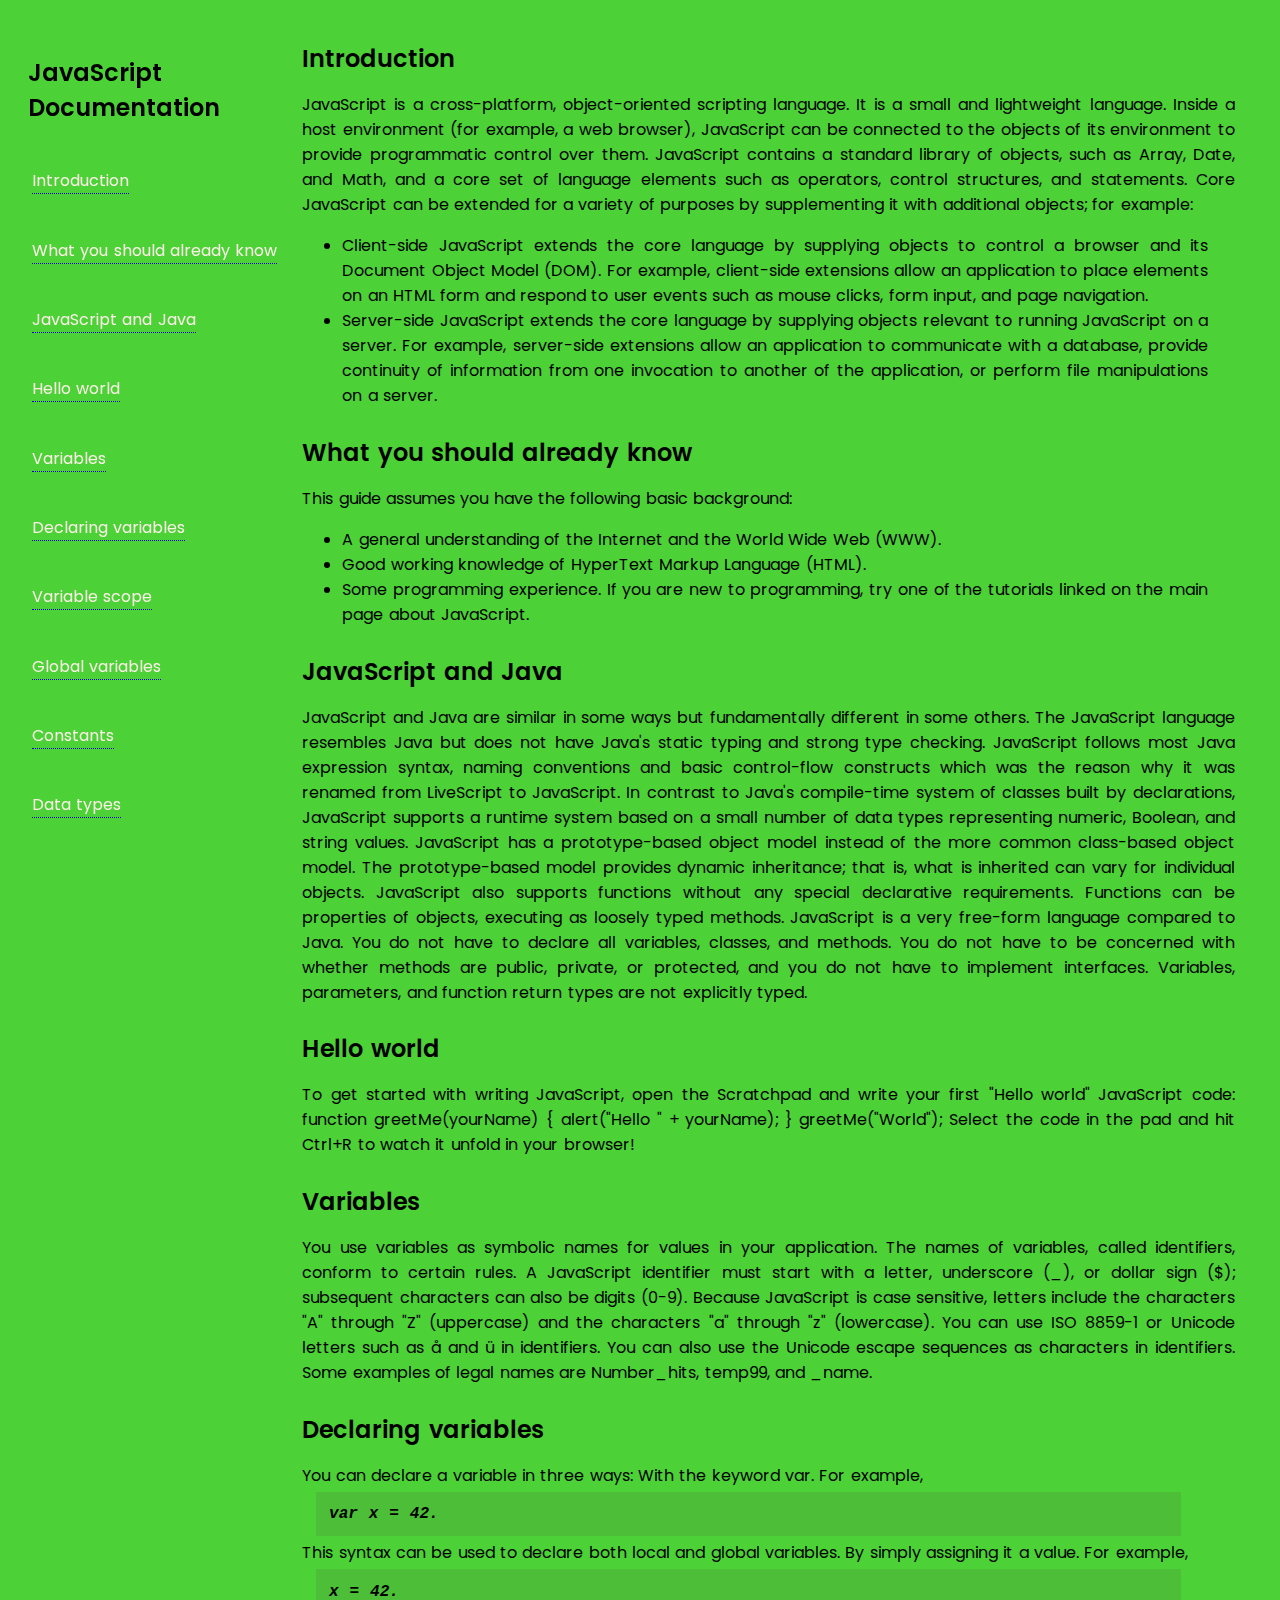
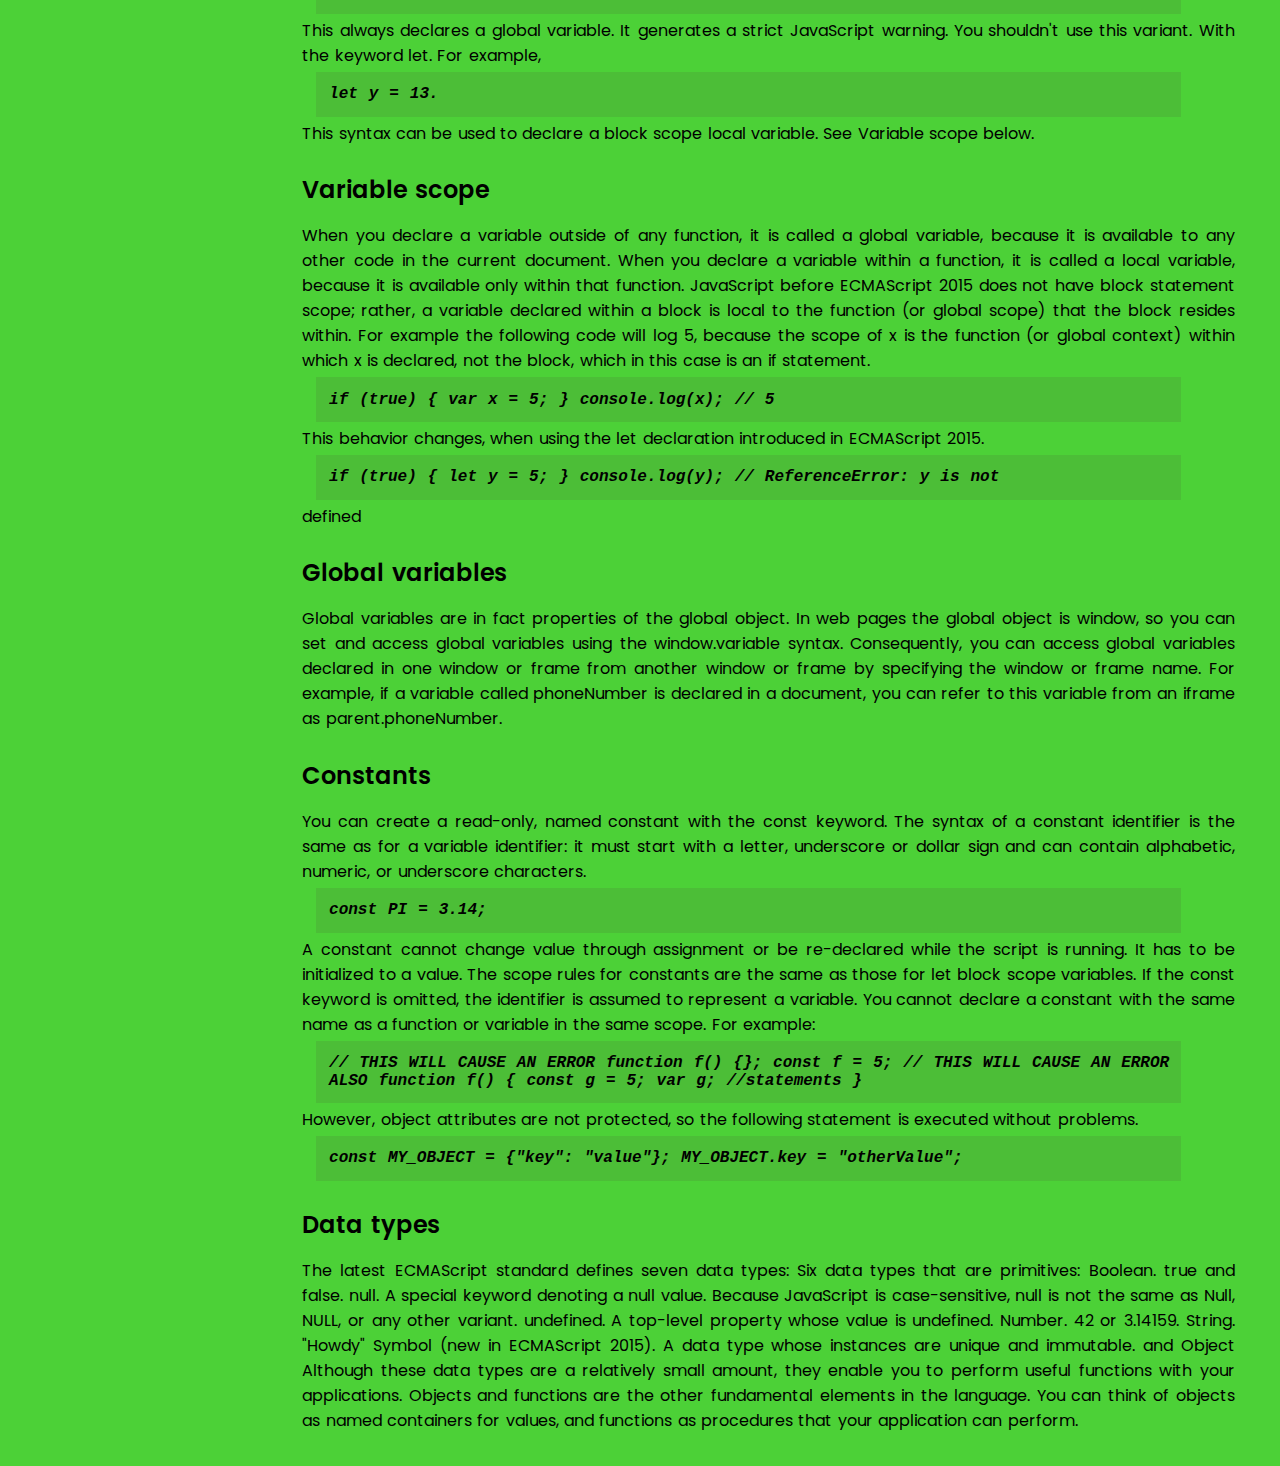
<file: documentationPages/index.html>
<!DOCTYPE html>
<html lang="en">
<head>
    <meta charset="UTF-8">
    <meta name="viewport" content="width=device-width, initial-scale=1.0">
    <link href="https://fonts.googleapis.com/css?family=Poppins&display=swap" rel="stylesheet">
    <link rel="stylesheet" href="style.css">
    <title>documentationPages</title>
</head>
<body>
    <script src="https://cdn.freecodecamp.org/testable-projects-fcc/v1/bundle.js"></script>
    <script>
        function myFunc(){
            var x = document.getElementById("navbar");
            if (x.style.display === "none") {
                x.style.display = "flex";
            } else {
                x.style.display = "none";
            }
        }
    </script>
    

    <button onclick="myFunc()">Index</button>

    <nav id="navbar">
        <header>JavaScript<br> Documentation</header>
        <a href="#Introduction"  class="nav-link"><span>Introduction</span></a>
        <a href="#What_you_should_already_know"  class="nav-link"><span>What you should already know</span></a>
        <a href="#JavaScript_and_Java"  class="nav-link"><span>JavaScript and Java</span></a>
        <a href="#Hello_world"  class="nav-link"><span>Hello world</span></a>
        <a href="#Variables"  class="nav-link"><span>Variables</span></a>
        <a href="#Declaring_variables"  class="nav-link"><span>Declaring variables</span></a>
        <a href="#Variable_scope"  class="nav-link"><span>Variable scope</span></a>
        <a href="#Global_variables"  class="nav-link"><span>Global variables</span></a>
        <a href="#Constants"  class="nav-link"><span>Constants</span></a>
        <a href="#Data_types"  class="nav-link"><span>Data types</span></a>
    </nav>

    <main id="main-doc">
        <section class="main-section" id="Introduction">
            <header >Introduction</header>
            <p>JavaScript is a cross-platform, object-oriented scripting language. It is a small and lightweight language. Inside a host environment (for example, a web browser), JavaScript can be connected to the objects of its environment to provide programmatic control over them.

                JavaScript contains a standard library of objects, such as Array, Date, and Math, and a core set of language elements such as operators, control structures, and statements. Core JavaScript can be extended for a variety of purposes by supplementing it with additional objects; for example:
                
                <ul>
                    <li>
                        Client-side JavaScript extends the core language by supplying objects to control a browser and its Document Object Model (DOM). For example, client-side extensions allow an application to place elements on an HTML form and respond to user events such as mouse clicks, form input, and page navigation.
                    </li>
                    <li>
                        Server-side JavaScript extends the core language by supplying objects relevant to running JavaScript on a server. For example, server-side extensions allow an application to communicate with a database, provide continuity of information from one invocation to another of the application, or perform file manipulations on a server.
                    </li>
                </ul>
            </p>
        </section>
        <section class="main-section" id="What_you_should_already_know">
            <header >What you should already know</header>
            <p>This guide assumes you have the following basic background:

                <ul>
                    <li>
                        A general understanding of the Internet and the World Wide Web (WWW).
                    </li>
                    <li>
                        Good working knowledge of HyperText Markup Language (HTML).
                    </li>
                    <li>
                        Some programming experience. If you are new to programming, try one of the tutorials linked on the main page about JavaScript.
                    </li>
                </ul>
            </p>
        </section>
        <section class="main-section"  id="JavaScript_and_Java">
            <header>JavaScript and Java</header>
            <p>JavaScript and Java are similar in some ways but fundamentally different in some others. The JavaScript language resembles Java but does not have Java's static typing and strong type checking. JavaScript follows most Java expression syntax, naming conventions and basic control-flow constructs which was the reason why it was renamed from LiveScript to JavaScript.

                In contrast to Java's compile-time system of classes built by declarations, JavaScript supports a runtime system based on a small number of data types representing numeric, Boolean, and string values. JavaScript has a prototype-based object model instead of the more common class-based object model. The prototype-based model provides dynamic inheritance; that is, what is inherited can vary for individual objects. JavaScript also supports functions without any special declarative requirements. Functions can be properties of objects, executing as loosely typed methods.
                
                JavaScript is a very free-form language compared to Java. You do not have to declare all variables, classes, and methods. You do not have to be concerned with whether methods are public, private, or protected, and you do not have to implement interfaces. Variables, parameters, and function return types are not explicitly typed.</p>
        </section>
        <section class="main-section"  id="Hello_world">
            <header>Hello world</header>
            <p>To get started with writing JavaScript, open the Scratchpad and write your first "Hello world" JavaScript code:
                function greetMe(yourName) { alert("Hello " + yourName); }
                greetMe("World");
                Select the code in the pad and hit Ctrl+R to watch it unfold in your browser!</p>
        </section>
        <section class="main-section" id="Variables">
            <header >Variables</header>
            <p>You use variables as symbolic names for values in your application. The names of variables, called identifiers, conform to certain rules.

                A JavaScript identifier must start with a letter, underscore (_), or dollar sign ($); subsequent characters can also be digits (0-9). Because JavaScript is case sensitive, letters include the characters "A" through "Z" (uppercase) and the characters "a" through "z" (lowercase).
                
                You can use ISO 8859-1 or Unicode letters such as å and ü in identifiers. You can also use the Unicode escape sequences as characters in identifiers. Some examples of legal names are Number_hits, temp99, and _name.</p>
        </section>
        <section class="main-section" id="Declaring_variables">
            <header >Declaring variables</header>
            <p>You can declare a variable in three ways:
                With the keyword var. For example,
                <code>var x = 42.</code>
                This syntax can be used to declare both local and global variables.
                
                By simply assigning it a value. For example,
                <code>x = 42.</code>
                This always declares a global variable. It generates a strict JavaScript warning. You shouldn't use this variant.
                
                With the keyword let. For example,
                <code>let y = 13.</code>
                This syntax can be used to declare a block scope local variable. See Variable scope below.</p>
        </section>
        <section class="main-section" id="Variable_scope">
            <header >Variable scope</header>
            <p>When you declare a variable outside of any function, it is called a global variable, because it is available to any other code in the current document. When you declare a variable within a function, it is called a local variable, because it is available only within that function.

                JavaScript before ECMAScript 2015 does not have block statement scope; rather, a variable declared within a block is local to the function (or global scope) that the block resides within. For example the following code will log 5, because the scope of x is the function (or global context) within which x is declared, not the block, which in this case is an if statement.
                
                <code>if (true) { var x = 5; } console.log(x); // 5</code>
                This behavior changes, when using the let declaration introduced in ECMAScript 2015.
                
                <code>if (true) { let y = 5; } console.log(y); // ReferenceError: y is not</code>
                defined</p>
        </section>
        <section class="main-section" id="Global_variables">
            <header >Global variables</header>
            <p>Global variables are in fact properties of the global object. In web pages the global object is window, so you can set and access global variables using the window.variable syntax.

                Consequently, you can access global variables declared in one window or frame from another window or frame by specifying the window or frame name. For example, if a variable called phoneNumber is declared in a document, you can refer to this variable from an iframe as parent.phoneNumber.</p>
        </section>
        <section class="main-section" id="Constants">  
            <header >Constants</header>
            <p>You can create a read-only, named constant with the const keyword. The syntax of a constant identifier is the same as for a variable identifier: it must start with a letter, underscore or dollar sign and can contain alphabetic, numeric, or underscore characters.

                <code>const PI = 3.14;</code>
                A constant cannot change value through assignment or be re-declared while the script is running. It has to be initialized to a value.
                
                The scope rules for constants are the same as those for let block scope variables. If the const keyword is omitted, the identifier is assumed to represent a variable.
                
                You cannot declare a constant with the same name as a function or variable in the same scope. For example:
                
                <code>
                    // THIS WILL CAUSE AN ERROR function f() {}; const f = 5; // THIS WILL
                    CAUSE AN ERROR ALSO function f() { const g = 5; var g; //statements }
                </code>
                However, object attributes are not protected, so the following statement is executed without problems.
                <code>const MY_OBJECT = {"key": "value"}; MY_OBJECT.key = "otherValue";</code>
            </p>
        </section>
        <section class="main-section" id="Data_types">
            <header >Data types</header>
            <p>The latest ECMAScript standard defines seven data types:

                Six data types that are primitives:
                
                Boolean. true and false.
                null. A special keyword denoting a null value. Because JavaScript is case-sensitive, null is not the same as Null, NULL, or any other variant.
                undefined. A top-level property whose value is undefined.
                Number. 42 or 3.14159.
                String. "Howdy"
                Symbol (new in ECMAScript 2015). A data type whose instances are unique and immutable.
                and Object
                Although these data types are a relatively small amount, they enable you to perform useful functions with your applications. Objects and functions are the other fundamental elements in the language. You can think of objects as named containers for values, and functions as procedures that your application can perform.</p>
        </section>
    </main>

    

    
</body>
</html>
</file>
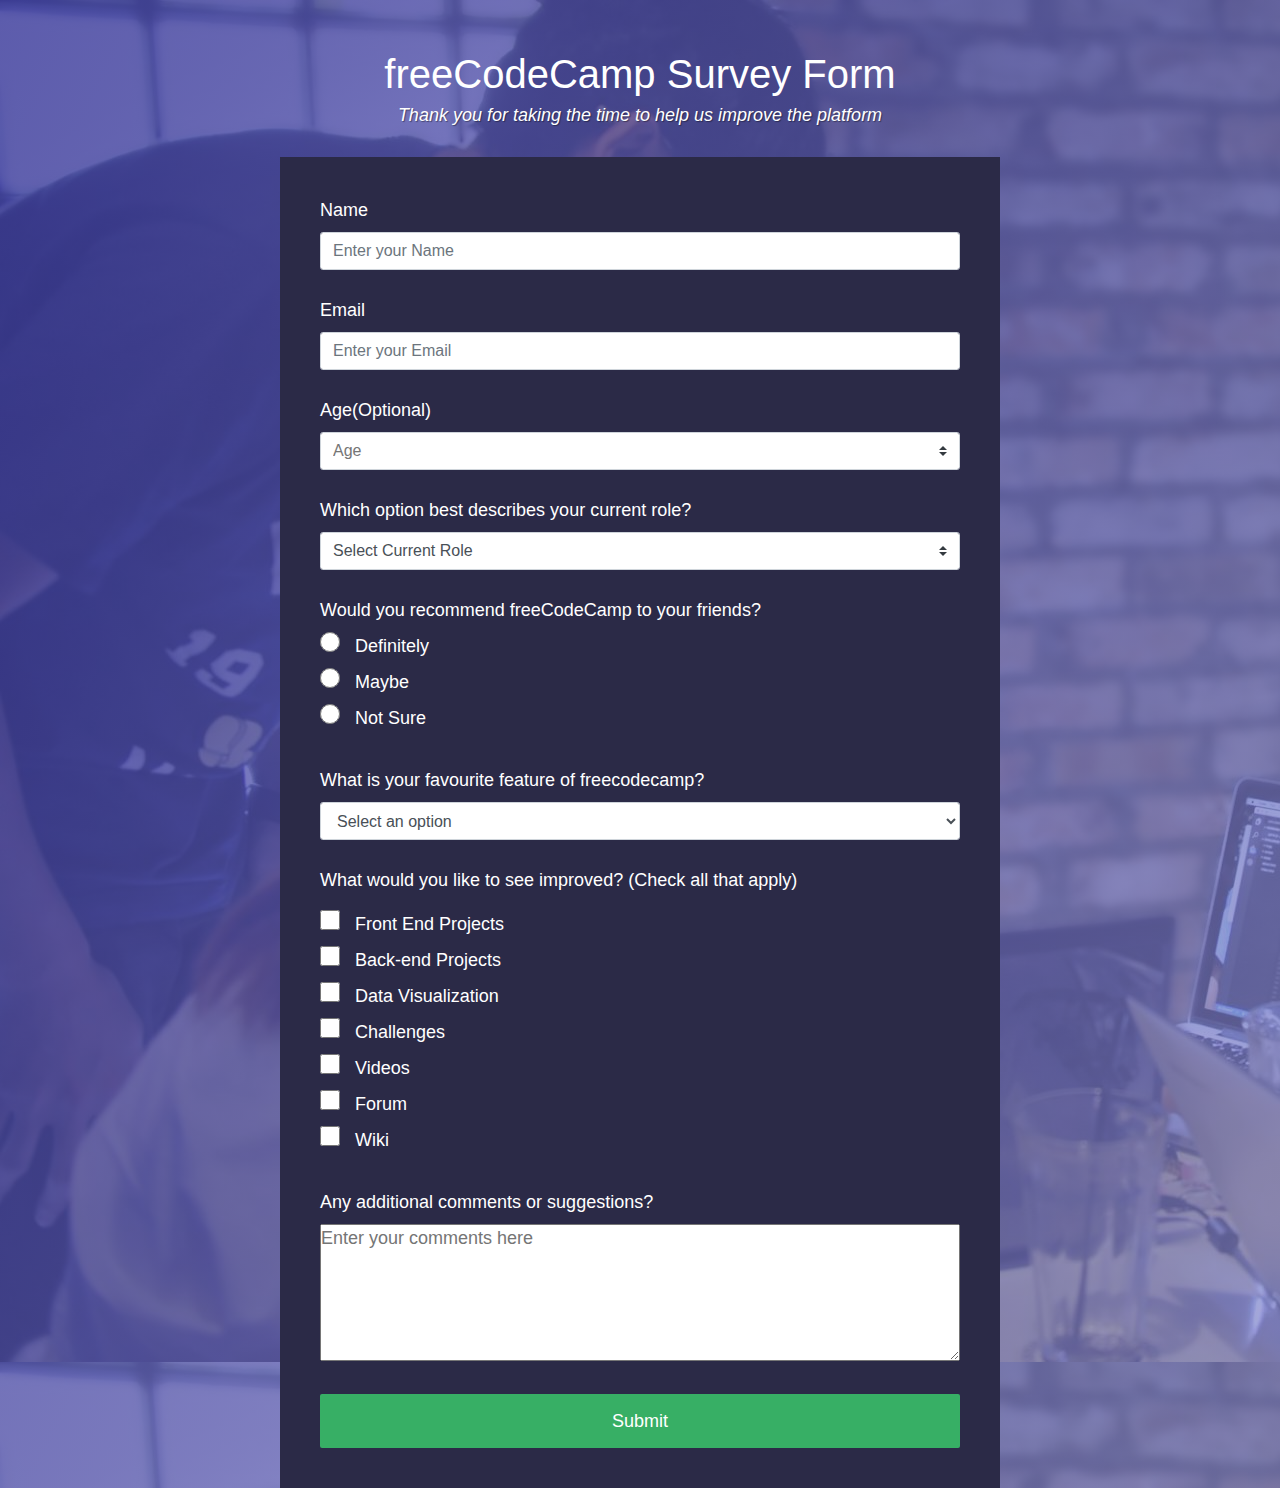
<file: surveyForms/index.html>
<!DOCTYPE html>
<html>
<head>
	<link rel="stylesheet" type="text/css" href="css/style.css">
	<!-- Bootstrap CSS -->
    <link rel="stylesheet" href="https://stackpath.bootstrapcdn.com/bootstrap/4.4.1/css/bootstrap.min.css" integrity="sha384-Vkoo8x4CGsO3+Hhxv8T/Q5PaXtkKtu6ug5TOeNV6gBiFeWPGFN9MuhOf23Q9Ifjh" crossorigin="anonymous">
	<title>Survey Form</title>
</head>
<body>
	<div id="container">
		<!-- Title Container -->
		<div id="title-container">
			<h1 id="title">freeCodeCamp Survey Form</h1>
			<p id="description">Thank you for taking the time to help us improve the platform</p>
		</div>

		<!-- Form -->
		<form id="survey-form">
			
			<div class="form-group">
				<label id="name-label" for="name">Name</label><br>
				<input type="text" name="name" id="name" class="form-control" placeholder="Enter your Name" required>
			</div>

			<div class="form-group">
				<br><label id="email-label" for="email">Email</label><br>
				<input type="email" name="email" id="email" class="form-control" placeholder="Enter your Email" required>
			</div>

			<div class="form-group">
				<br><label id="number-label" for="number">Age<span class="clue">(Optional)</span></label><br>
				<input class="custom-select" type="number" id="number" name="age" class="form-control" placeholder="Age" min="10" max="100" required>
			</div>

			<div class="form-group">
				<br><label id="dropdown-label" for="dropdown">Which option best describes your current role?</label><br>
				<select id="dropdown" name="role" class="custom-select form-control">
					<option>Select Current Role</option>
					<option value="Student" class="dropdown-items">Student</option>
					<option value="Full Time Job" class="dropdown-items">Full Time Job</option>
					<option value="Full Time learner" class="dropdown-items">Full Time learner</option>
					<option value="Prefer Not to Say" class="dropdown-items">Prefer Not to Say</option>
					<option value="Others" class="dropdown-items">Others</option>								
				</select>
			</div>

			<div class="form-group ">
				<br><label id="radio-label" for="radioButtons" >Would you recommend freeCodeCamp to your friends?</label>
				<div id="radio-label">
					<input type="radio" class="input-radio" name="radio-group1" id="radio__definitely" value="Definitely">
					<label for="radio__definitely">Definitely</label><br>
					<input type="radio" class="input-radio" name="radio-group1" id="radio__Maybe" value="Maybe">
					<label for="radio__Maybe">Maybe</label><br>
					<input type="radio" class="input-radio" name="radio-group1" id="radio__notsure" value="Not Sure">
					<label for="radio__notsure">Not Sure</label><br>
				</div>
			</div>

			<div class="form-group">
				<br><label id="dropdown-label2" for="dropdown2">What is your favourite feature of freecodecamp?</label><br>
				<select id="dropdown2" name="bestFeature" class="form-control">
					<option>Select an option</option>
					<option value="Challenges" class="dropdown-items2">Challenges</option>
					<option value="Projects" class="dropdown-items2">Projects</option>
					<option value="Community" class="dropdown-items2">Community</option>
					<option value="Open Source" class="dropdown-items2">Open Source</option>
					<option value="Others" class="dropdown-items">Others</option>								
				</select>
			</div>

			<div class="form-group">
				<br><p>What would you like to see improved? (Check all that apply)</p>
				<input type="checkbox" class="input-checkbox"  name="frontendprojects" id="frontendprojects" value="frontendprojects">
				<label for="frontendprojects">Front End Projects</label><br>
				<input type="checkbox" class="input-checkbox"  name="Back-endProjects" id="Back-endProjects" value="Back-endProjects">
				<label for="Back-endProjects">Back-end Projects</label><br>
				<input type="checkbox" class="input-checkbox"  name="DataVisualization" id="DataVisualization" value="DataVisualization">
				<label for="DataVisualization">Data Visualization</label><br>
				<input type="checkbox" class="input-checkbox"  name="Challenges" id="Challenges" value="Challenges">
				<label for="Challenges">Challenges</label><br>
				<input type="checkbox" class="input-checkbox" name="Videos" id="Videos" value="Videos">
				<label for="Videos">Videos</label><br>	
				<input type="checkbox" class="input-checkbox"  name="Forum" id="Forum" value="Forum">
				<label for="Forum">Forum</label><br>
				<input type="checkbox" class="input-checkbox" name="Wiki" id="Wiki" value="Wiki">
				<label for="Wiki">Wiki</label><br>
			</div>

			<div class="form-group">
				<br><label for="additionalComments">Any additional comments or suggestions?</label><br>
				<textarea name="additionalComments" id="additionalComments"  rows="5" placeholder="Enter your comments here"></textarea>
			</div>

			<div class="form-group">
				<input type="submit" value="Submit" id="submit">
			</div>

		</form>

	</div>
	<script src="https://cdn.freecodecamp.org/testable-projects-fcc/v1/bundle.js"></script>
</body>
</html>
</file>
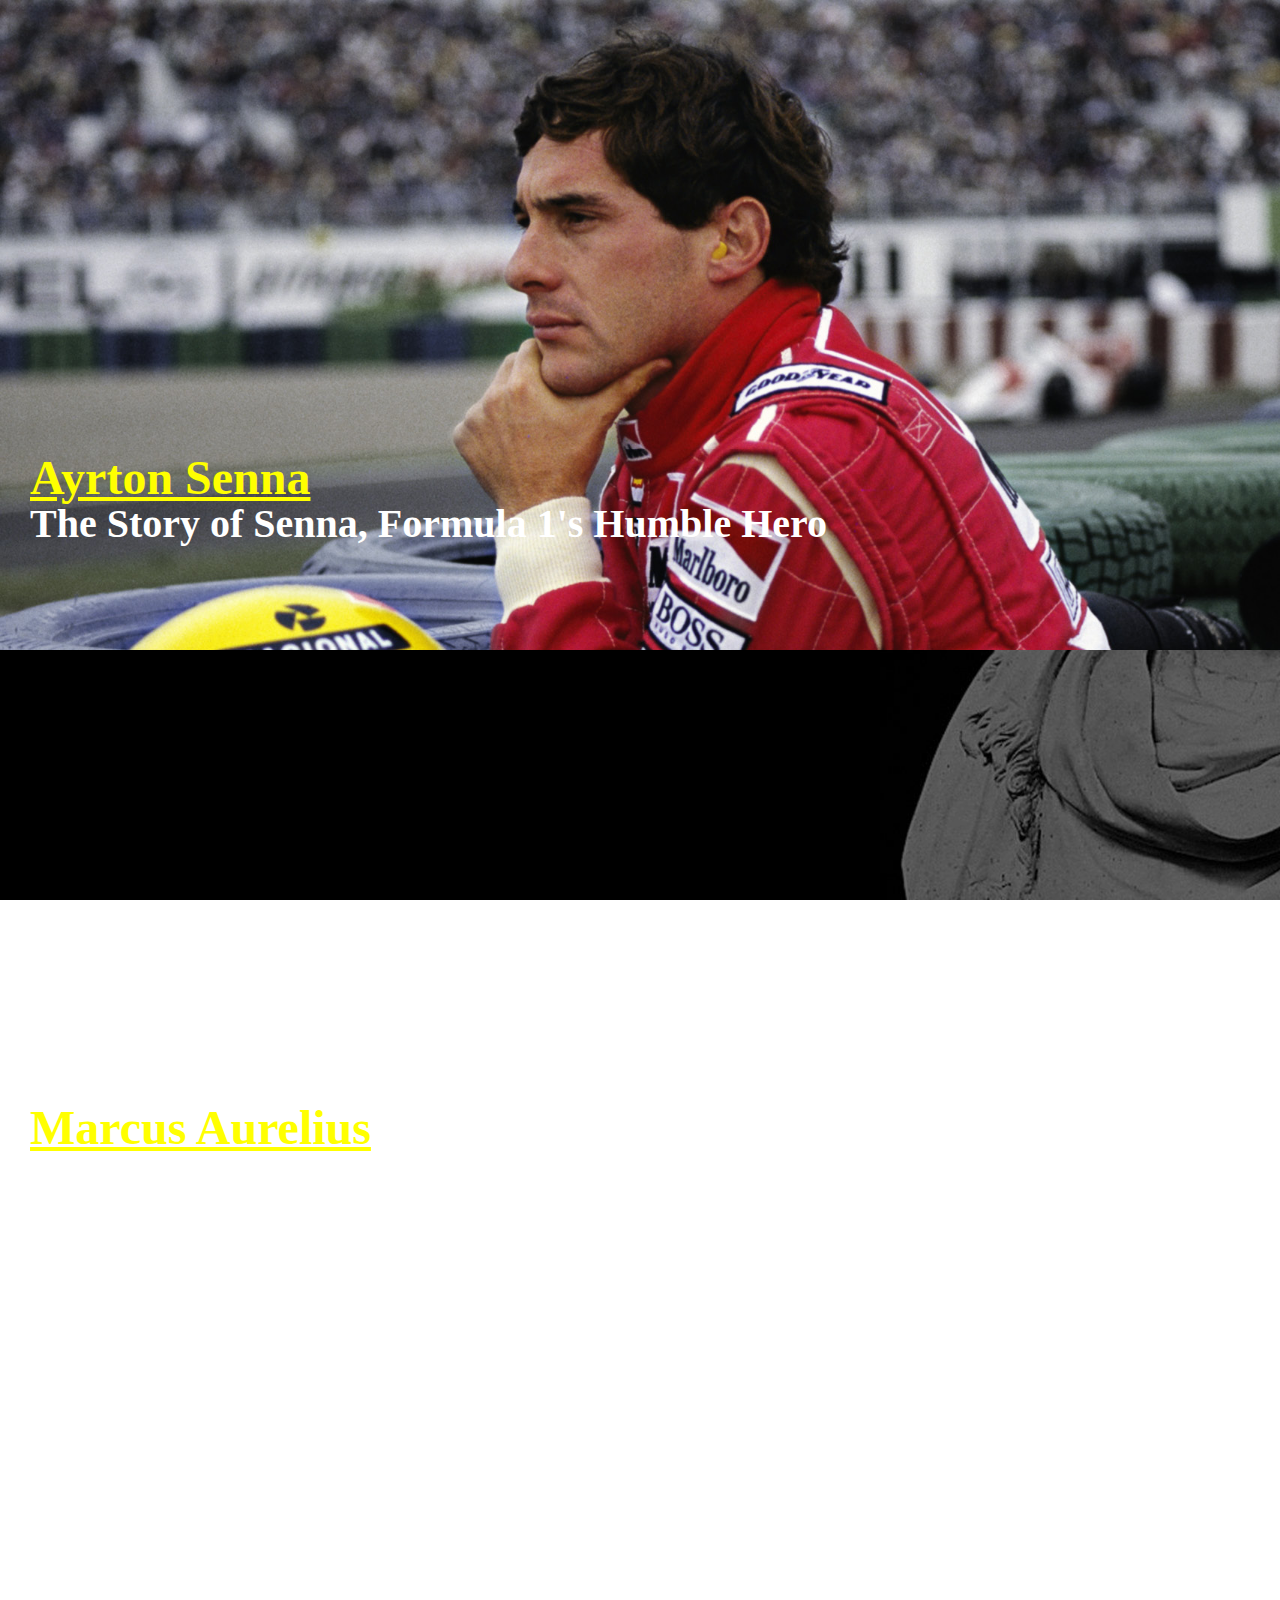
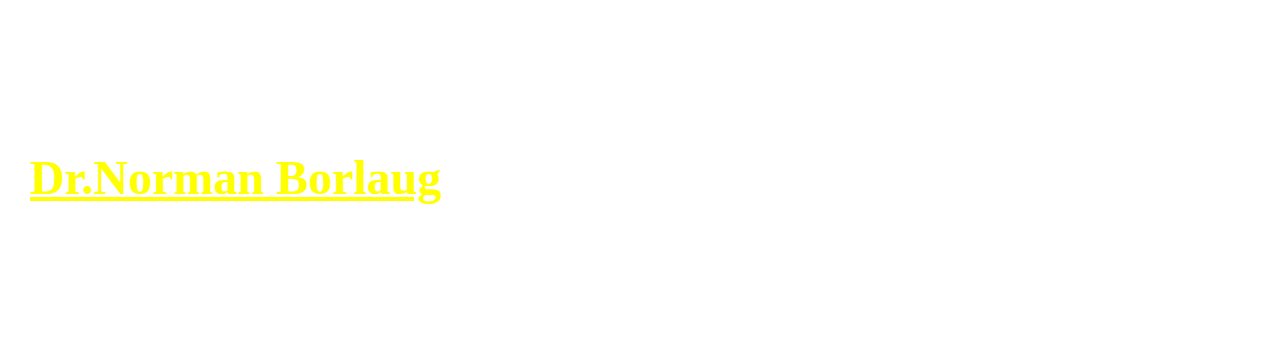
<file: tributePages/index.html>
<!DOCTYPE html>
<html>
<head>
	<link rel="stylesheet" type="text/css" href="css/style.css">
	<title>Sanbox Page</title>
</head>
<body>
	<div id="bg-ayrton">
		<h1 id="hero-content">
			<a href="AyrtonSenna.html" target="_blank">Ayrton Senna </a> <br> <h2 id="hero-title2"> The Story of Senna, Formula 1's Humble Hero  </h2>
		</h1>
	</div>

	<div id="bg-marcus">
		<h1 id="hero-content">
			<a href="MarcusAurelius.html" target="_blank">Marcus Aurelius </a> <br> <h2 id="hero-title2"> Rome's Only Stoic Emperor  </h2>
		</h1>
	</div>

	<div id="bg-norman">
		<h1 id="hero-content">
			<a href="Dr.NormanBorlaug.html" target="_blank">Dr.Norman Borlaug </a> <br> <h2 id="hero-title2"> The man who saved a million lives  </h2>
		</h1>
	</div>
	
</body>
</html>
</file>
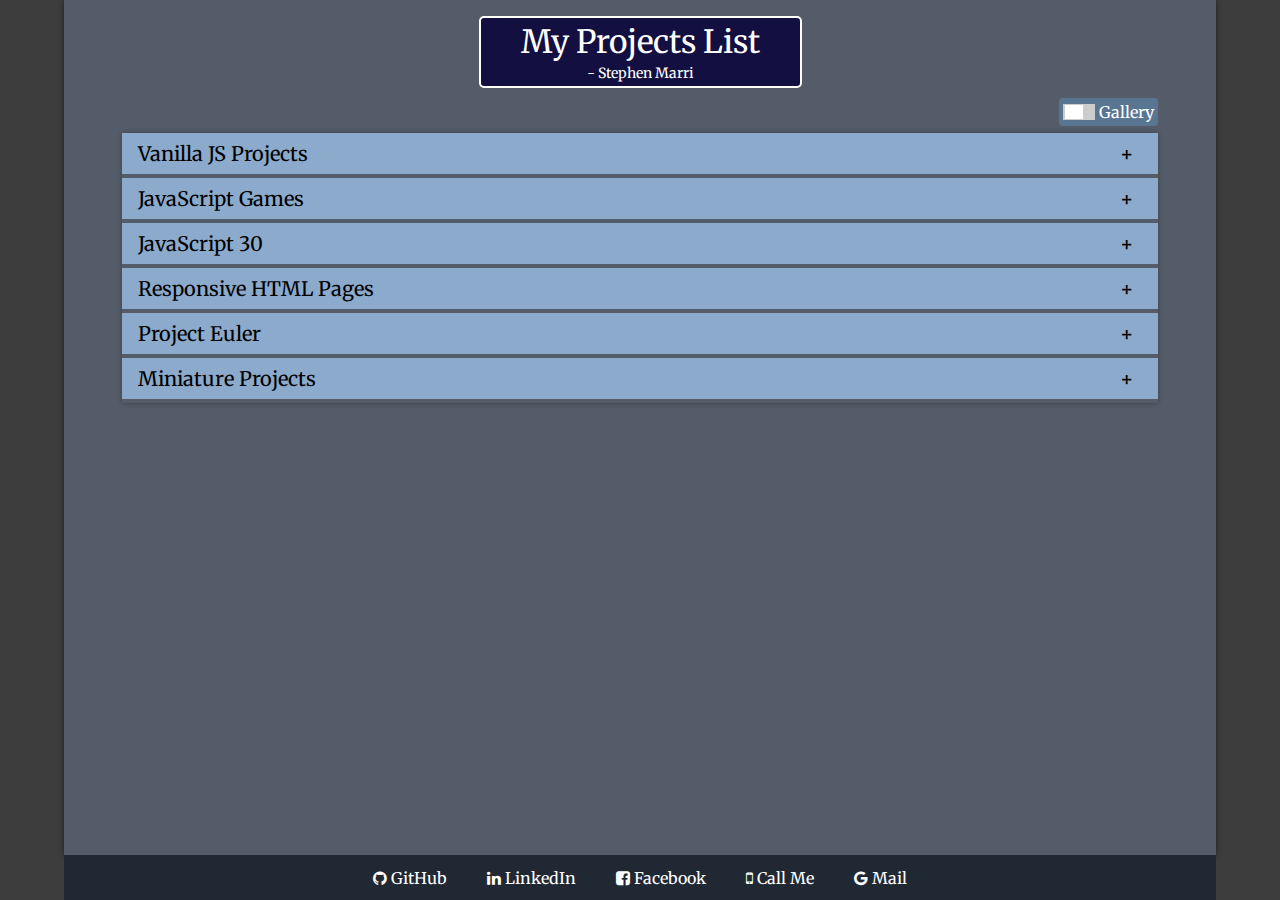
<file: portfolioPages/projects.html>
<!DOCTYPE html>
<html lang="en">

<head>
    <meta charset="UTF-8">
    <meta name="viewport" content="width=device-width, initial-scale=1.0">
    <link href="https://fonts.googleapis.com/css2?family=Merriweather&display=swap" rel="stylesheet">
    <link rel="stylesheet" href="https://cdnjs.cloudflare.com/ajax/libs/font-awesome/4.3.0/css/font-awesome.min.css">
    <link rel="stylesheet" href="style_projects.css">
    <link rel="stylesheet" href="style_projects_media.css">
    <title>Steve's Projects</title>
</head>

<body class="flex-row">
    <div class="wrapper">

        <div id="header">
            <div id="header__text1">My Projects List</div>
            <div id="header__text2">- Stephen Marri</div>
        </div>
        
        <div class="gridSelector">
            <span id="border">
                <label class="switch">
                    <input type="checkbox" id="grid">
                <span class="slider"></span>
                </label>
                  <label for="grid">Gallery</label>
            </span>
        </div>

        <div class="list--wrapper">

            <!--EXPERIMENT:  Sample div of tile section -->
            <!-- <div class="section">
                <div id="section__header" data-id="0" >Experiment<span id="symbol">+</span></div>
                <div class="tile--wrapper flex-col grid_disabled" id="tile0">

                    <div class="tile flex-row grid_disabled" data-tileItem=1>

                        <div id="tileCounter" class="flex-col">
                            <span id="tileCounterText">1/2</span>
                        </div>

                        <div id="leftArrow" class="arrMainDiv flex-col">
                            <div class="arrInnDiv flex-col" >
                                <span class="arrow"><i class="fa fa-angle-left fa-4x"></i></span>
                            </div>
                        </div>

                        <div id="tile_text" class="flex-col">
                            <a target='_blank' href="https://stephenmarri.github.io/js_projects/ciphers/">
                                <span id="tText_head">Encryption Algorithms</span>
                            </a>
                            <span id="tText_desc">
                                A utility which converts or encrypts a given senctence or phrase into and encrypted
                                version using the Ceaser's Cipher mechanism. It also converts using a secret key.
                            </span>
                        </div>
                        <div id="tile_image">
                            <a href="https://stephenmarri.github.io/js_projects/ciphers/" target="_blank">
                                <img src="img_proj/ciphers.png" alt="">
                            </a>
                        </div>

                        <div id="rightArrow" class="arrMainDiv flex-col">
                            <div class="arrInnDiv flex-col" >
                                <span class="arrow"><i class="fa fa-angle-right fa-4x"></i></span>
                            </div>
                        </div>

                    </div>

                    <div class="tile flex-row grid_disabled" data-tileItem=2>
                        
                        
                        <div id="tileCounter" class="flex-col">
                            <span id="tileCounterText">2/2</span>
                        </div>
                        <div id="leftArrow" class="arrMainDiv flex-col">
                            <div class="arrInnDiv flex-col" >
                                <span class="arrow"><i class="fa fa-angle-left fa-4x"></i></span>
                            </div>
                        </div>

                        <div id="tile_text" class="flex-col">
                            <a target='_blank' href="https://stephenmarri.github.io/js_projects/ciphers/">
                                <span id="tText_head">Jokes API</span>
                            </a>
                            <span id="tText_desc">Lorem ipsum dolor sit amet consectetur adipisicing elit. Vitae,
                                reiciendis!</span>
                        </div>
                        <div id="tile_image">
                            <a href="https://stephenmarri.github.io/js_projects/ciphers/" target="_blank">
                                <img src="img_proj/dadjokes.png" alt="">
                            </a>
                        </div>

                        <div id="rightArrow" class="arrMainDiv flex-col">
                            <div class="arrInnDiv flex-col" >
                                <span class="arrow"><i class="fa fa-angle-right fa-4x"></i></span>
                            </div>
                        </div>

                    </div>

                </div>
            </div> -->
            <!--EXPERIMENT:  Sample div of tile section -->


        </div>



    </div>
    <div class="footer flex-row">

        <div class="connect_tile">
            <i class="fa fa-github "></i>
            <a id="profile-link" target="_blank" href="https://github.com/stephenmarri">GitHub</a>
        </div>
        <div class="connect_tile">
            <i class="fa fa-linkedin"></i>
            <a id="profile-link" target="_blank" href="https://www.linkedin.com/in/stephen-marri-177b2b81/">LinkedIn</a>
        </div>
        <div class="connect_tile">
            <i class="fa fa-facebook-square "></i>
            <a id="profile-link" target="_blank"
                href="https://www.facebook.com/people/Stephen-Marri/100008602962077">Facebook</a>
        </div>
        <div class="connect_tile">
            <i class="fa fa-mobile"></i>
            <a id="profile-link" target="_blank" href="tel:+918002230204">Call Me</a>
        </div>
        <div class="connect_tile">
            <i class="fa fa-google"></i>
            <a id="profile-link" target="_blank" href="mailto:stephenmarri7@gmail.com">Mail</a>
        </div>

    </div>

    <script src="data_json.js"></script>
    <script src="script_projects.js"></script>
</body>

</html>
</file>
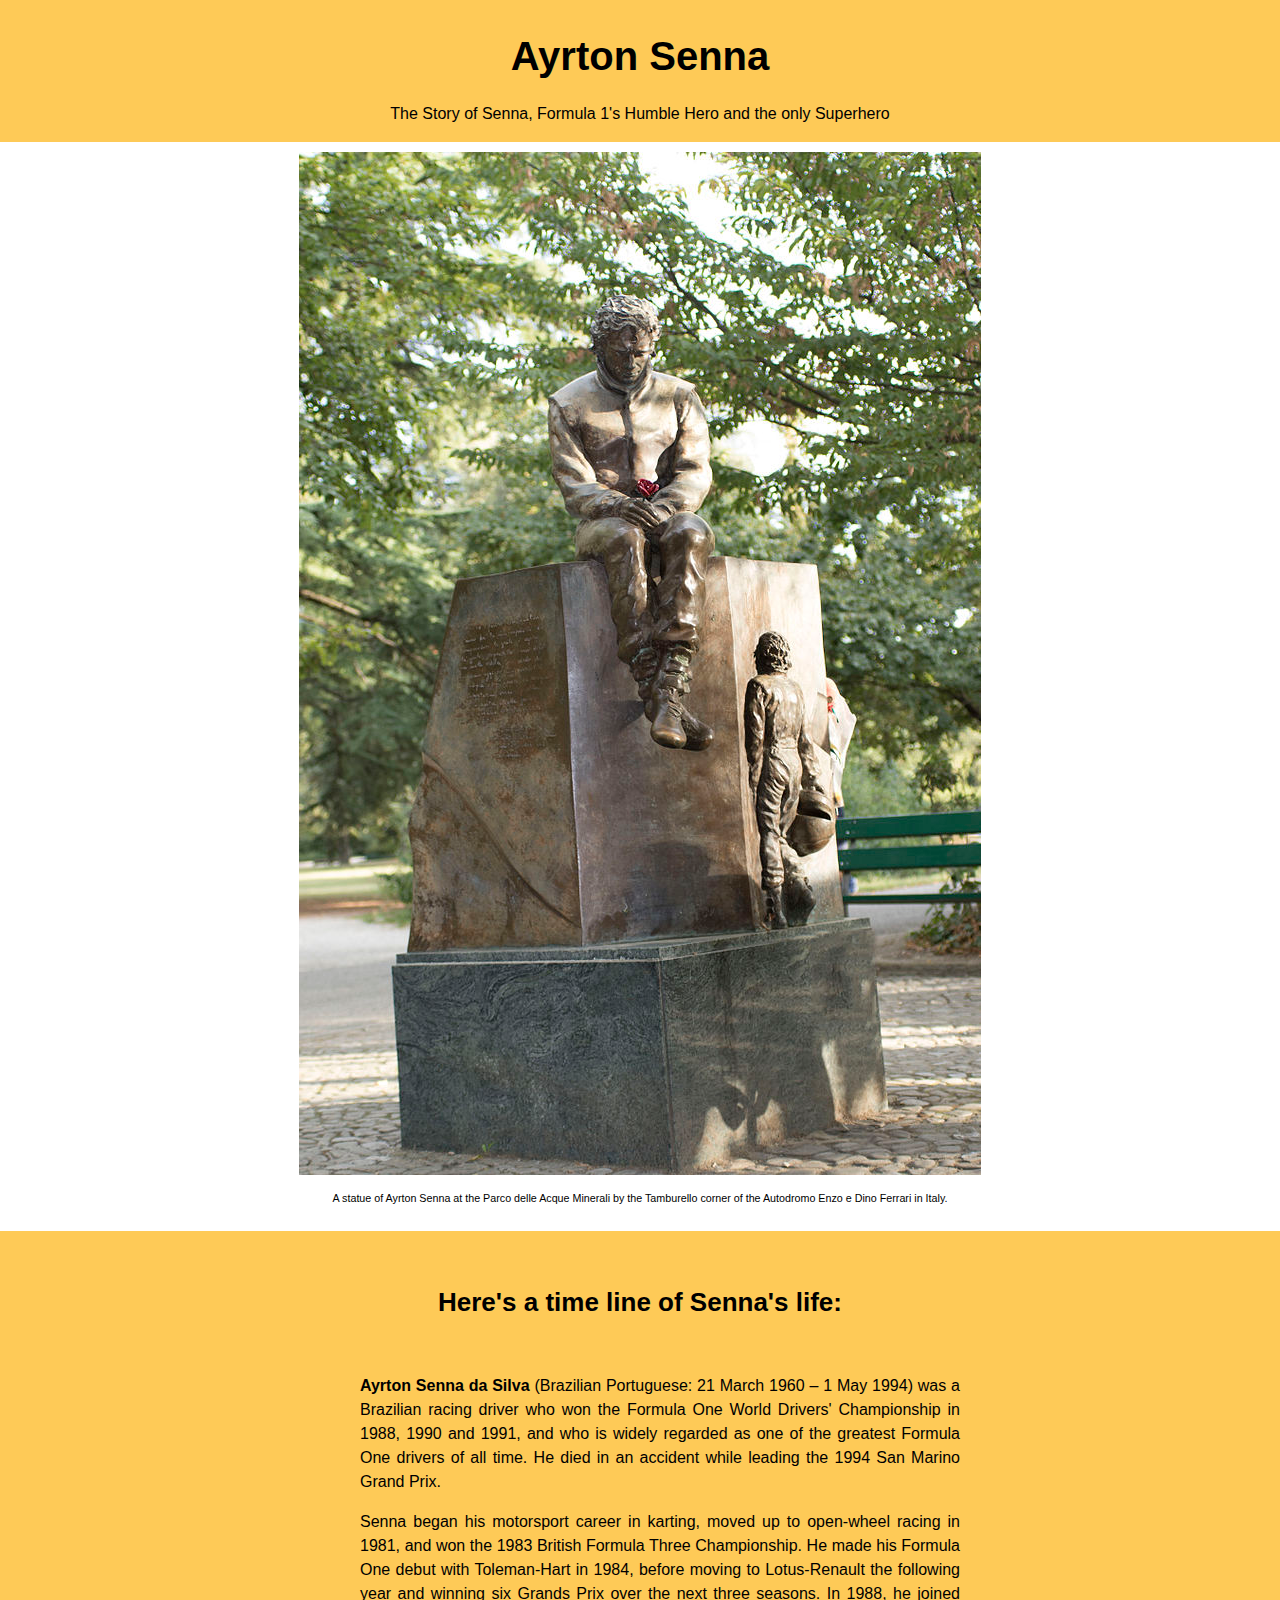
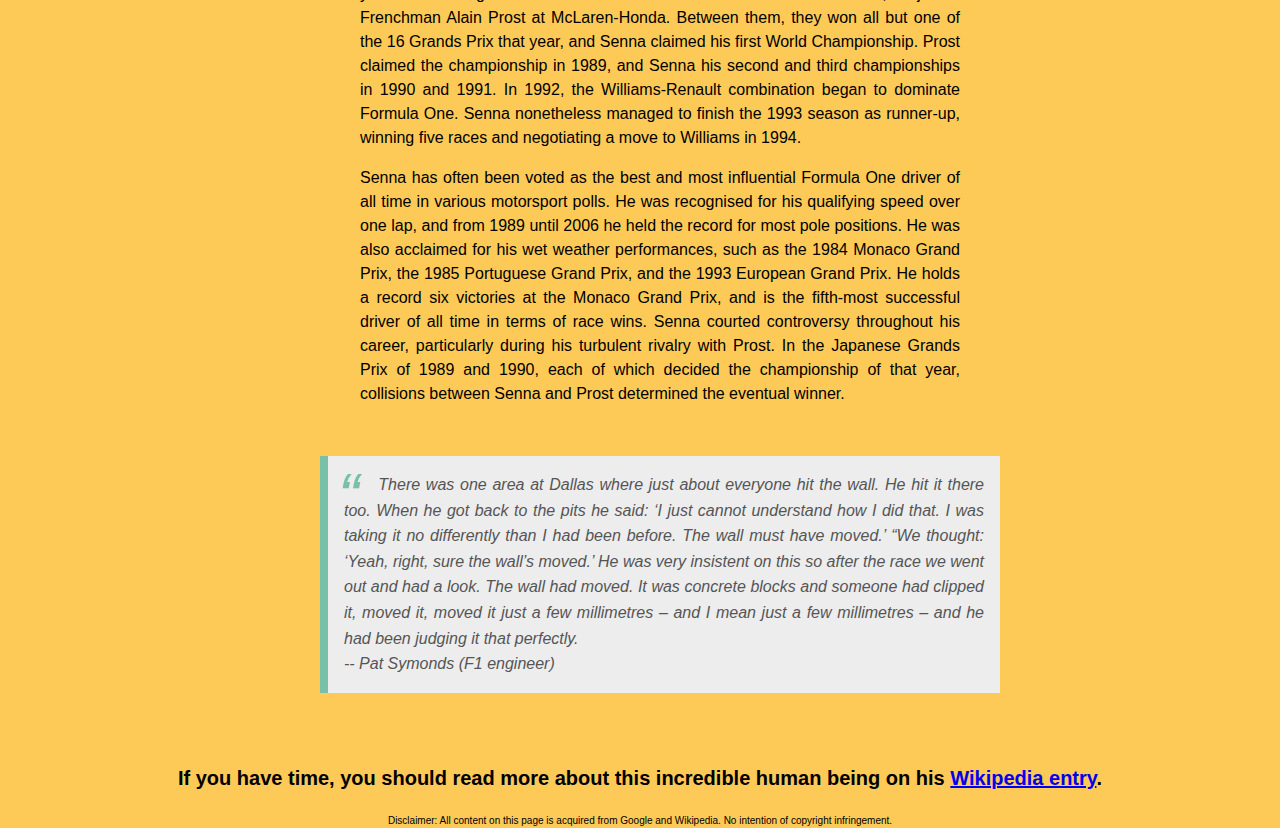
<file: tributePages/AyrtonSenna.html>
<!DOCTYPE html>
<html>
<head>
	<link rel="stylesheet" type="text/css" href="css/style_AyrtonSenna.css">
	<title>Tribute Page</title>
</head>
<body>
	<div id="main">

		<!-- title -->
		<div id="title">
			<h1>Ayrton Senna</h1>
			<p>The Story of Senna, Formula 1's Humble Hero and the only Superhero</p>
		</div>

		<!-- image container -->
		<div id="img-div">
			<img id="image" src="images/AyrtonSenna.jpg">
			<p id="img-caption">
				A statue of Ayrton Senna at the Parco delle Acque Minerali by the Tamburello corner of the Autodromo Enzo e Dino Ferrari in Italy.
			</p>
			
		</div>

		<!-- tribute info -->
		<div id="tribute-info">
			<p id="title">
				Here's a time line of Senna's life:
			</p>
			<ul id="description" style="list-style-type: none;">
						<li><strong>Ayrton Senna da Silva</strong>  (Brazilian Portuguese: 21 March 1960 – 1 May 1994) was a Brazilian racing driver who won the Formula One World Drivers' Championship in 1988, 1990 and 1991, and who is widely regarded as one of the greatest Formula One drivers of all time.  He died in an accident while leading the 1994 San Marino Grand Prix.</li>
						<li>Senna began his motorsport career in karting, moved up to open-wheel racing in 1981, and won the 1983 British Formula Three Championship. He made his Formula One debut with Toleman-Hart in 1984, before moving to Lotus-Renault the following year and winning six Grands Prix over the next three seasons. In 1988, he joined Frenchman Alain Prost at McLaren-Honda. Between them, they won all but one of the 16 Grands Prix that year, and Senna claimed his first World Championship. Prost claimed the championship in 1989, and Senna his second and third championships in 1990 and 1991. In 1992, the Williams-Renault combination began to dominate Formula One. Senna nonetheless managed to finish the 1993 season as runner-up, winning five races and negotiating a move to Williams in 1994.</li>
						<li>Senna has often been voted as the best and most influential Formula One driver of all time in various motorsport polls. He was recognised for his qualifying speed over one lap, and from 1989 until 2006 he held the record for most pole positions. He was also acclaimed for his wet weather performances, such as the 1984 Monaco Grand Prix, the 1985 Portuguese Grand Prix, and the 1993 European Grand Prix. He holds a record six victories at the Monaco Grand Prix, and is the fifth-most successful driver of all time in terms of race wins. Senna courted controversy throughout his career, particularly during his turbulent rivalry with Prost. In the Japanese Grands Prix of 1989 and 1990, each of which decided the championship of that year, collisions between Senna and Prost determined the eventual winner.</li>
			</ul>
			<blockquote id="closing-quote">
				&nbsp; &nbsp;&nbsp;&nbsp; There was one area at Dallas where just about everyone hit the wall. He hit it there too. When he got back to the pits he said: ‘I just cannot understand how I did that. I was taking it no differently than I had been before. The wall must have moved.’ “We thought: ‘Yeah, right, sure the wall’s moved.’ He was very insistent on this so after the race we went out and had a look. The wall had moved. It was concrete blocks and someone had clipped it, moved it, moved it just a few millimetres – and I mean just a few millimetres – and he had been judging it that perfectly.  
				<br> -- Pat Symonds (F1 engineer)
			</blockquote>			
		</div>
		<div id="reference">
			<p id="reference-text">If you have time, you should read more about this incredible human being on his <a id="tribute-link" href="https://en.wikipedia.org/wiki/Ayrton_Senna" target="_blank">Wikipedia entry</a>.</p>
		</div>
		<div id="disclaimer">
			<p>Disclaimer: All content on this page is acquired from Google and Wikipedia. No intention of copyright infringement.</p>
		</div>
	</div>
	<script src="https://cdn.freecodecamp.org/testable-projects-fcc/v1/bundle.js"></script>
</body>
</html>
</file>
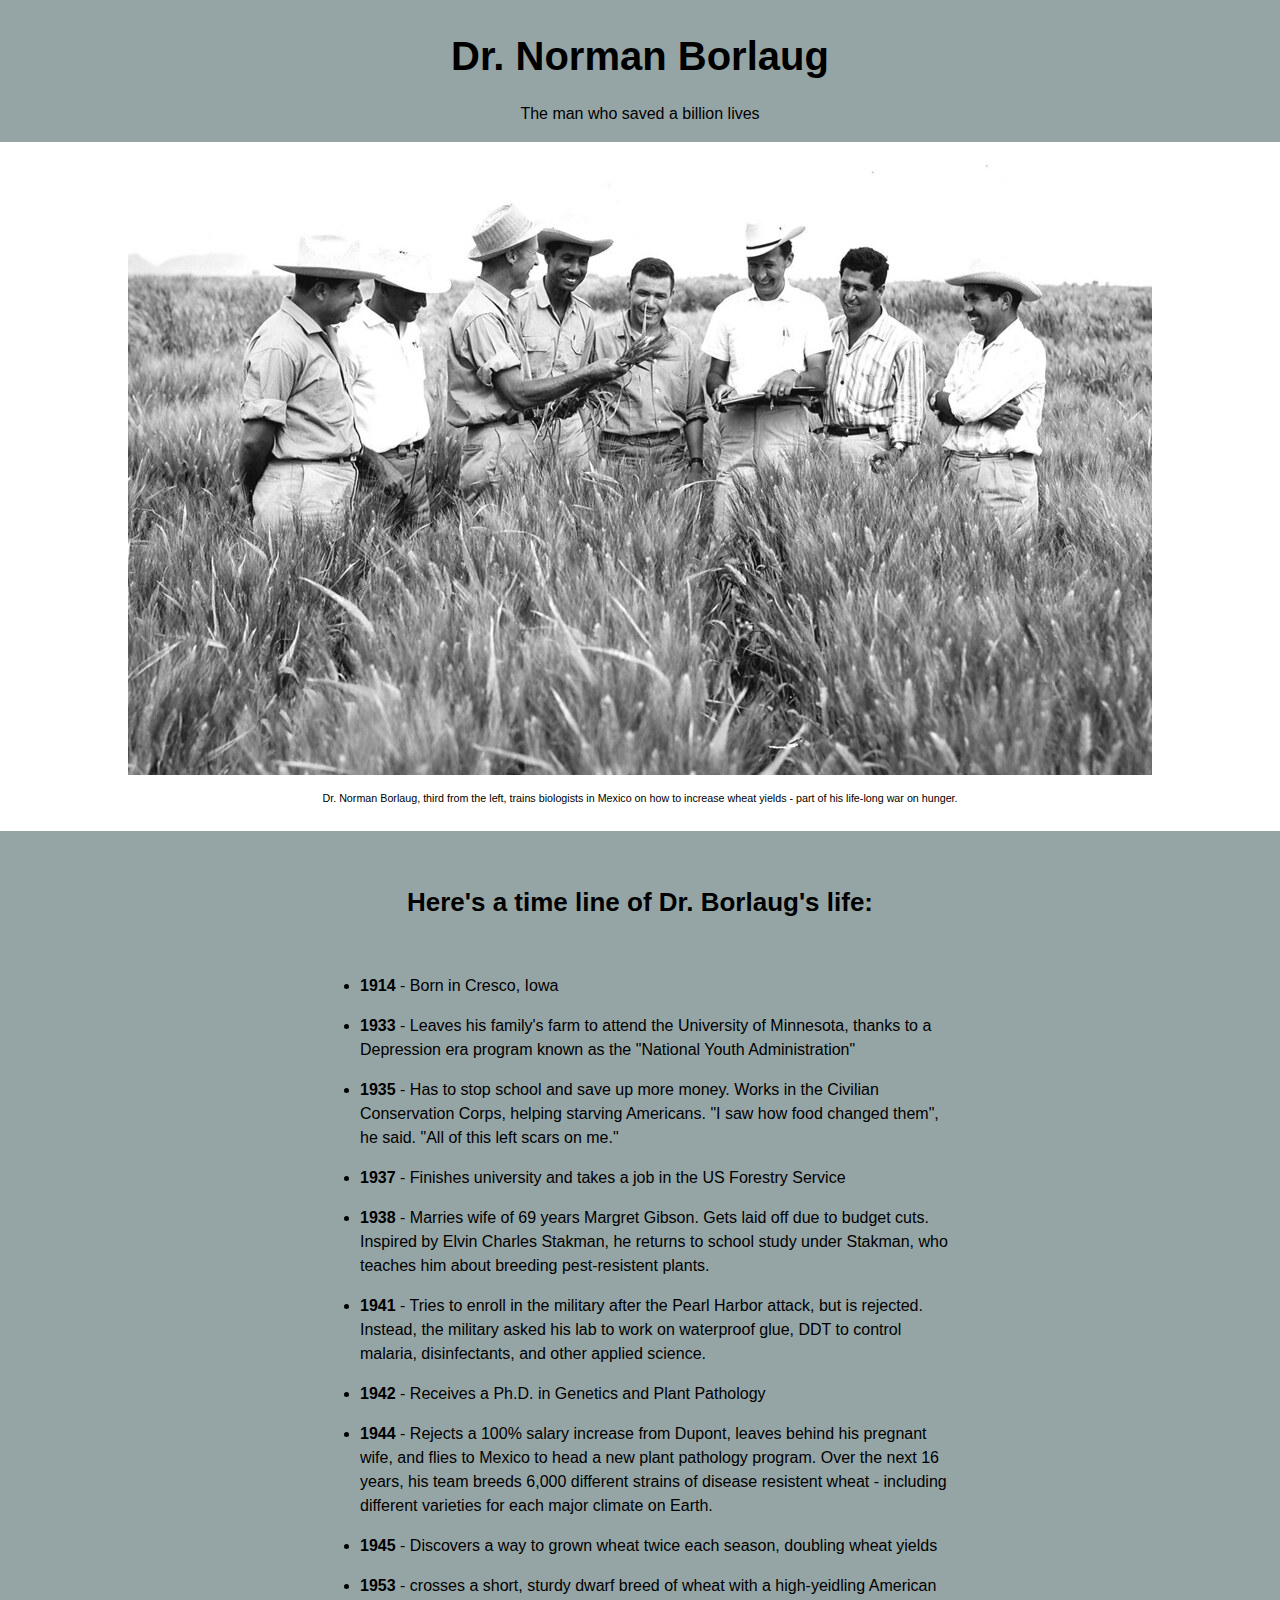
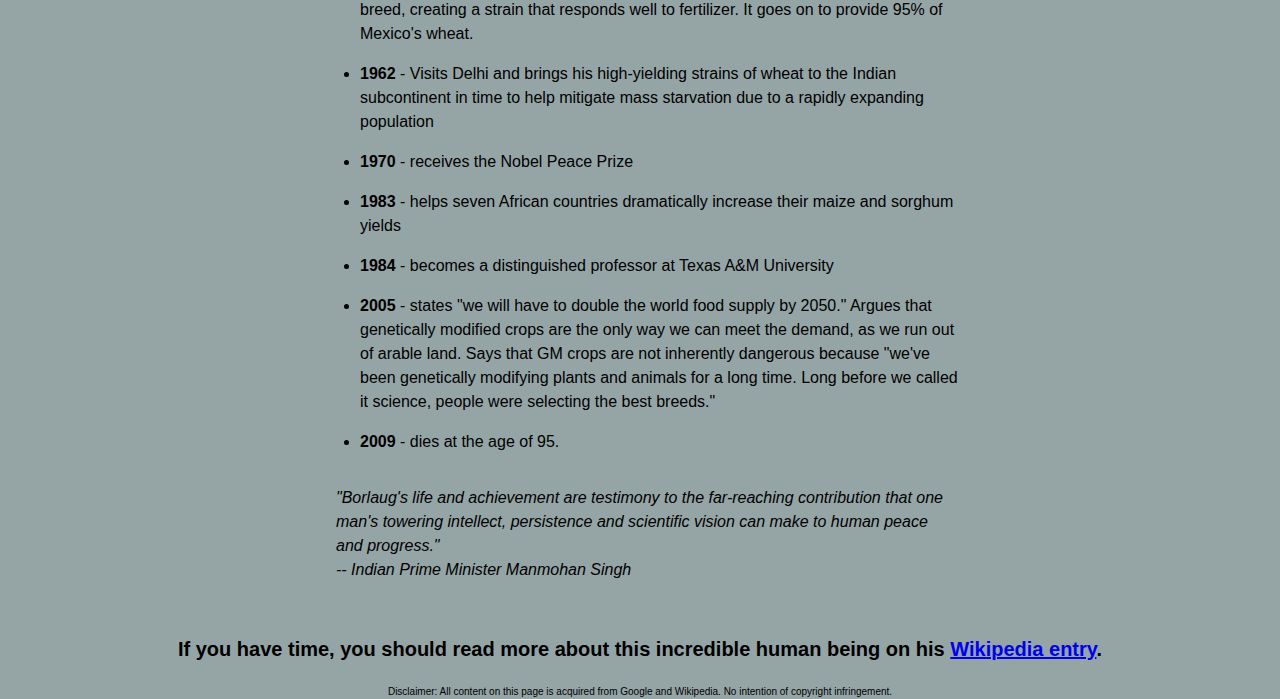
<file: tributePages/Dr.NormanBorlaug.html>
<!DOCTYPE html>
<html>
<head>
	<link rel="stylesheet" type="text/css" href="css/style_NormanBorlaug.css">
	<title>Tribute Page</title>
</head>
<body>
	<div id="main">

		<!-- title -->
		<div id="title">
			<h1>Dr. Norman Borlaug</h1>
			<p>The man who saved a billion lives</p>
		</div>

		<!-- image container -->
		<div id="img-div">
			<img id="image" src="images/Norman_Borlaug.jpg">
			<p id="img-caption">
				Dr. Norman Borlaug, third from the left, trains biologists in Mexico on how to increase wheat yields - part of his life-long war on hunger.
			</p>
			
		</div>

		<!-- tribute info -->
		<div id="tribute-info">
			<p id="title">
				Here's a time line of Dr. Borlaug's life:
			</p>
			<ul id="description" style="list-style-type: disc;">
						<li><strong>1914</strong> - Born in Cresco, Iowa</li>
						<li><strong>1933</strong> - Leaves his family's farm to attend the University of Minnesota, thanks to a Depression era program known as the "National Youth Administration"</li>
						<li><strong>1935</strong> - Has to stop school and save up more money. Works in the Civilian Conservation Corps, helping starving Americans. "I saw how food changed them", he said. "All of this left scars on me."</li>
						<li><strong>1937</strong> - Finishes university and takes a job in the US Forestry Service</li>
						<li><strong>1938</strong> - Marries wife of 69 years Margret Gibson. Gets laid off due to budget cuts. Inspired by Elvin Charles Stakman, he returns to school study under Stakman, who teaches him about breeding pest-resistent plants.</li>
						<li><strong>1941</strong> - Tries to enroll in the military after the Pearl Harbor attack, but is rejected. Instead, the military asked his lab to work on waterproof glue, DDT to control malaria, disinfectants, and other applied science.</li>
						<li><strong>1942</strong> - Receives a Ph.D. in Genetics and Plant Pathology</li>
						<li><strong>1944</strong> - Rejects a 100% salary increase from Dupont, leaves behind his pregnant wife, and flies to Mexico to head a new plant pathology program. Over the next 16 years, his team breeds 6,000 different strains of disease resistent wheat - including different varieties for each major climate on Earth.</li>
						<li><strong>1945</strong> - Discovers a way to grown wheat twice each season, doubling wheat yields</li>
						<li><strong>1953</strong> - crosses a short, sturdy dwarf breed of wheat with a high-yeidling American breed, creating a strain that responds well to fertilizer. It goes on to provide 95% of Mexico's wheat.</li>
						<li><strong>1962</strong> - Visits Delhi and brings his high-yielding strains of wheat to the Indian subcontinent in time to help mitigate mass starvation due to a rapidly expanding population</li>
						<li><strong>1970</strong> - receives the Nobel Peace Prize</li>
						<li><strong>1983</strong> - helps seven African countries dramatically increase their maize and sorghum yields</li>
						<li><strong>1984</strong> - becomes a distinguished professor at Texas A&M University</li>
						<li><strong>2005</strong> - states "we will have to double the world food supply by 2050." Argues that genetically modified crops are the only way we can meet the demand, as we run out of arable land. Says that GM crops are not inherently dangerous because "we've been genetically modifying plants and animals for a long time. Long before we called it science, people were selecting the best breeds."</li>
						<li><strong>2009</strong> - dies at the age of 95.</li>

			</ul>
			<p id="closing-quote">
				"Borlaug's life and achievement are testimony to the far-reaching contribution that one man's towering intellect, persistence and scientific vision can make to human peace and progress."
				<br>-- Indian Prime Minister Manmohan Singh 
			</p>			
		</div>
		<div id="reference">
			<p id="reference-text">If you have time, you should read more about this incredible human being on his <a href="https://en.wikipedia.org/wiki/Norman_Borlaug" target="_blank">Wikipedia entry</a>.</p>
		</div>
		<div id="disclaimer">
			<p>Disclaimer: All content on this page is acquired from Google and Wikipedia. No intention of copyright infringement.</p>
		</div>
	</div>

</body>
</html>
</file>
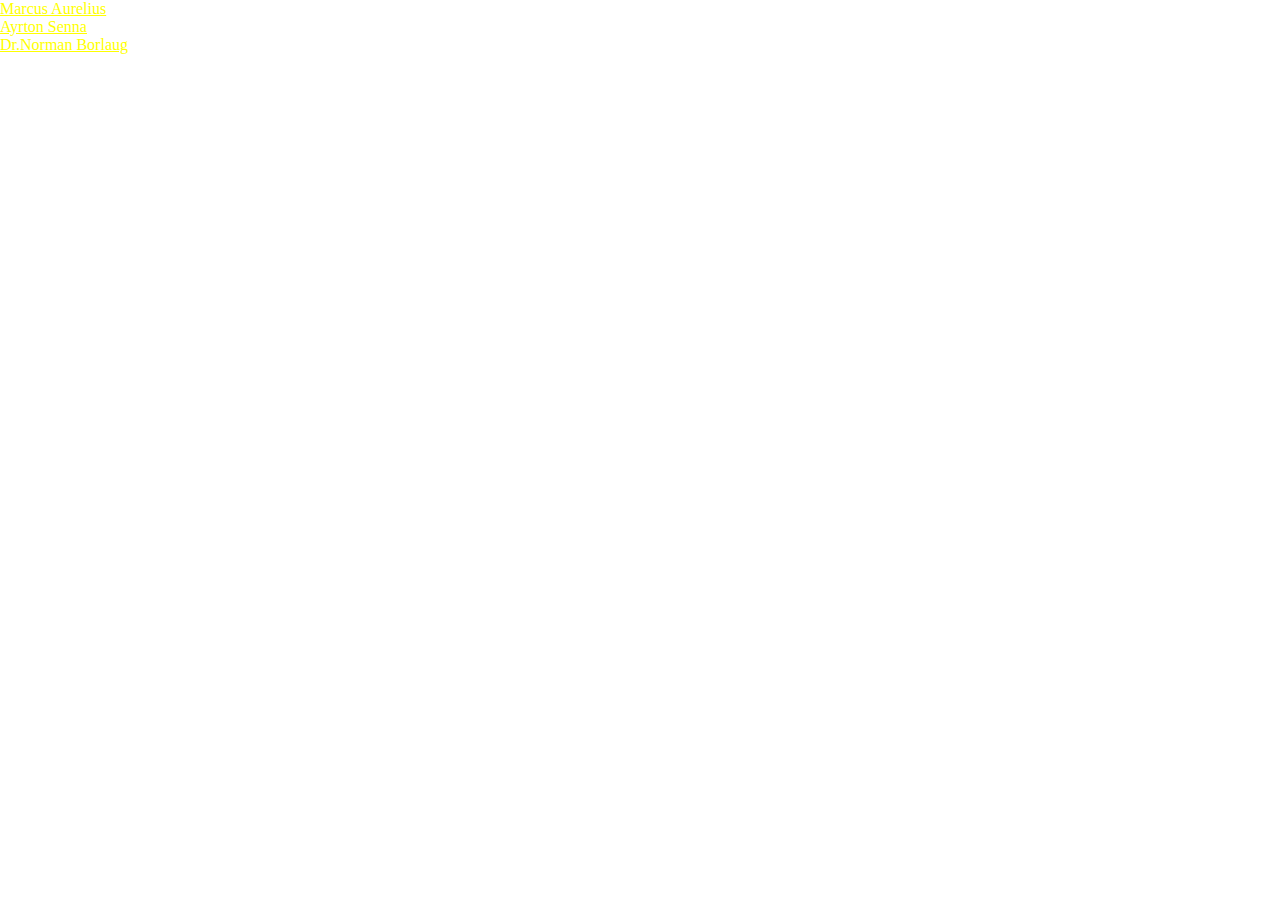
<file: tributePages/index_old.html>
<!DOCTYPE html>
<html>
<head>
	<link rel="stylesheet" type="text/css" href="css/style.css">
	<title>trial</title>
</head>
<body>

	<div id="main">
		<div class ="row" id="row1">
			<div class="row-text">
				<a href="MarcusAurelius.html" target="_blank">Marcus Aurelius</a>
			</div>
		</div>
		<div class ="row" id="row2">
			<div class="row-text">
				<a href="AyrtonSenna.html" target="_blank">Ayrton Senna</a>
			</div>
		</div>
		<div class="row" id="row3">
			<div class="row-text">
				<a href="Dr.NormanBorlaug.html" target="_blank">Dr.Norman Borlaug</a>
			</div>
		</div>
	</div>

</body>
</html>
</file>
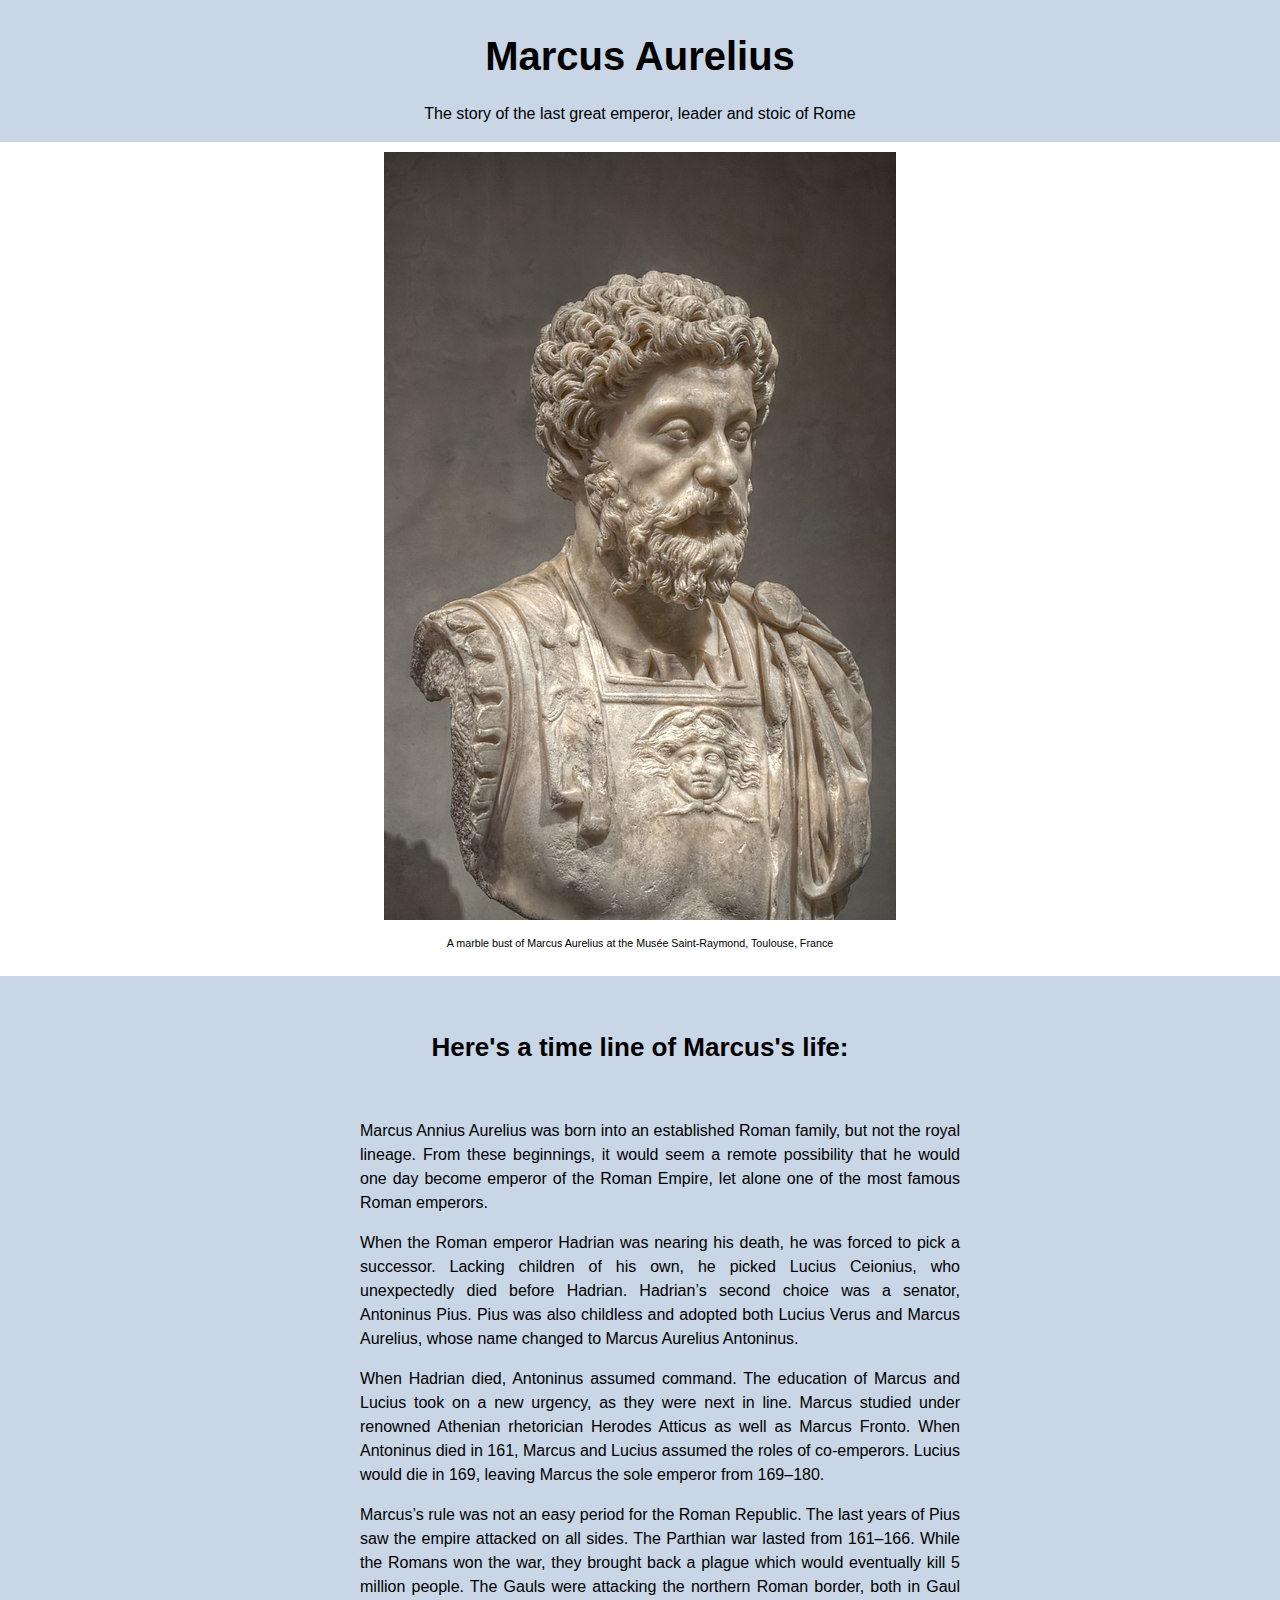
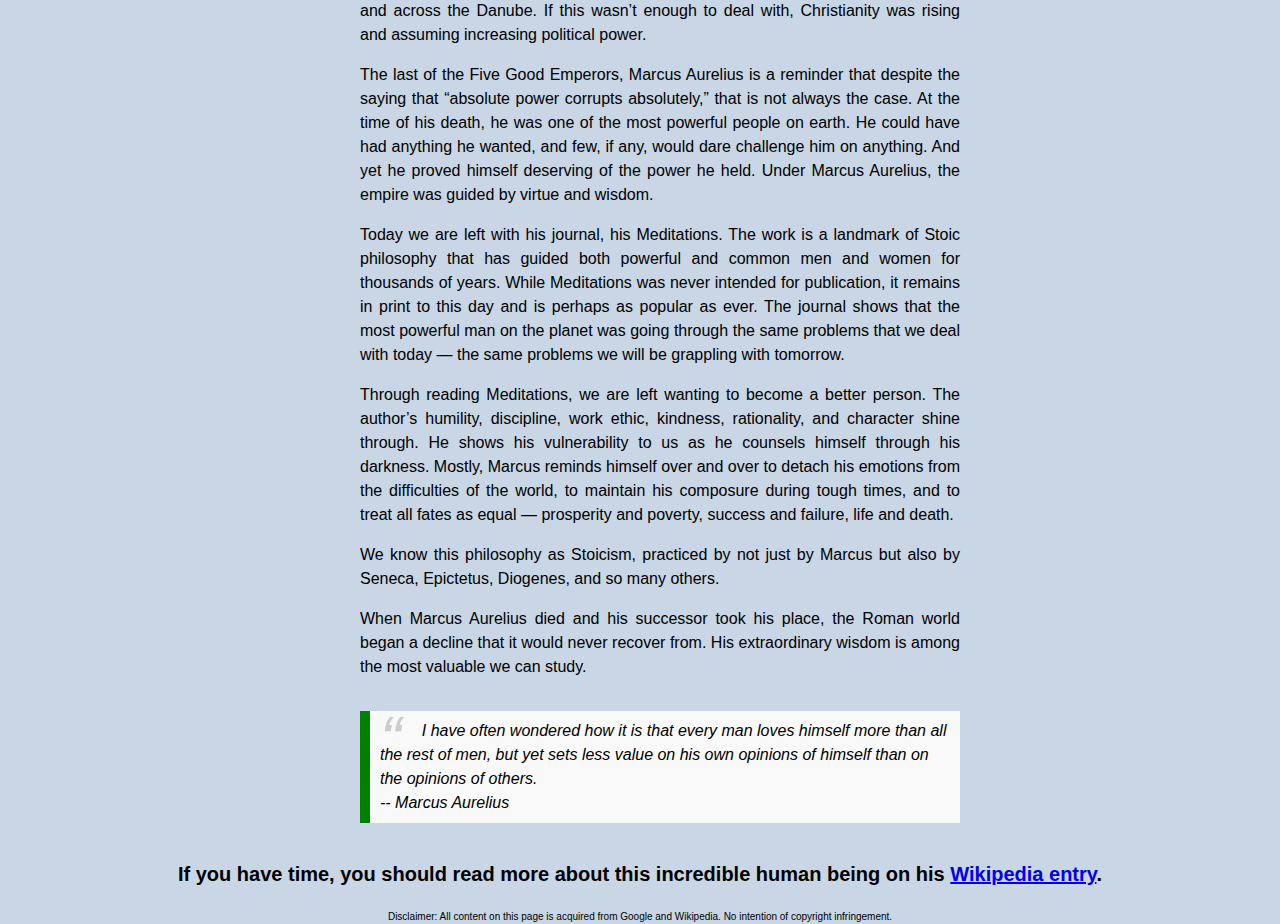
<file: tributePages/MarcusAurelius.html>
<!DOCTYPE html>
<html>
<head>
	<link rel="stylesheet" type="text/css" href="css/style_MarcusAurelius.css">
	<title>Tribute Page</title>
</head>
<body>
	<div id="main">

		<!-- title -->
		<div id="title">
			<h1>Marcus Aurelius</h1>
			<p>The story of the last great emperor, leader and stoic of Rome</p>
		</div>

		<!-- image container -->
		<div id="img-div">
			<img id="image" src="images/MarcusAurelius.jpg">
			<p id="img-caption">
				A marble bust of Marcus Aurelius at the Musée Saint-Raymond, Toulouse, France
			</p>
			
		</div>

		<!-- tribute info -->
		<div id="tribute-info">
			<p id="title">
				Here's a time line of Marcus's life:
			</p>
			<ul id="description" style="list-style-type: none;">
						<li>Marcus Annius Aurelius was born into an established Roman family, but not the royal lineage. From these beginnings, it would seem a remote possibility that he would one day become emperor of the Roman Empire, let alone one of the most famous Roman emperors.</li>
						<li>When the Roman emperor Hadrian was nearing his death, he was forced to pick a successor. Lacking children of his own, he picked Lucius Ceionius, who unexpectedly died before Hadrian. Hadrian’s second choice was a senator, Antoninus Pius. Pius was also childless and adopted both Lucius Verus and Marcus Aurelius, whose name changed to Marcus Aurelius Antoninus.</li>
						<li>When Hadrian died, Antoninus assumed command. The education of Marcus and Lucius took on a new urgency, as they were next in line. Marcus studied under renowned Athenian rhetorician Herodes Atticus as well as Marcus Fronto. When Antoninus died in 161, Marcus and Lucius assumed the roles of co-emperors. Lucius would die in 169, leaving Marcus the sole emperor from 169–180.</li>
						<li>Marcus’s rule was not an easy period for the Roman Republic. The last years of Pius saw the empire attacked on all sides. The Parthian war lasted from 161–166. While the Romans won the war, they brought back a plague which would eventually kill 5 million people. The Gauls were attacking the northern Roman border, both in Gaul and across the Danube. If this wasn’t enough to deal with, Christianity was rising and assuming increasing political power.</li>
						<li>The last of the Five Good Emperors, Marcus Aurelius is a reminder that despite the saying that “absolute power corrupts absolutely,” that is not always the case. At the time of his death, he was one of the most powerful people on earth. He could have had anything he wanted, and few, if any, would dare challenge him on anything. And yet he proved himself deserving of the power he held. Under Marcus Aurelius, the empire was guided by virtue and wisdom.</li>
						<li>Today we are left with his journal, his Meditations. The work is a landmark of Stoic philosophy that has guided both powerful and common men and women for thousands of years. While Meditations was never intended for publication, it remains in print to this day and is perhaps as popular as ever. The journal shows that the most powerful man on the planet was going through the same problems that we deal with today — the same problems we will be grappling with tomorrow.</li>
						<li>Through reading Meditations, we are left wanting to become a better person. The author’s humility, discipline, work ethic, kindness, rationality, and character shine through. He shows his vulnerability to us as he counsels himself through his darkness. Mostly, Marcus reminds himself over and over to detach his emotions from the difficulties of the world, to maintain his composure during tough times, and to treat all fates as equal — prosperity and poverty, success and failure, life and death.</li>
						<li>We know this philosophy as Stoicism, practiced by not just by Marcus but also by Seneca, Epictetus, Diogenes, and so many others.</li>
						<li>When Marcus Aurelius died and his successor took his place, the Roman world began a decline that it would never recover from. His extraordinary wisdom is among the most valuable we can study.
			</ul>
			<blockquote id="closing-quote">
				I have often wondered how it is that every man loves himself more than all the rest of men, but yet sets less value on his own opinions of himself than on the opinions of others.
				<br> -- Marcus Aurelius
			</blockquote>			
		</div>
		<div id="reference">
			<p id="reference-text">If you have time, you should read more about this incredible human being on his <a href="https://en.wikipedia.org/wiki/Marcus_Aurelius" target="_blank">Wikipedia entry</a>.</p>
		</div>
		<div id="disclaimer">
			<p>Disclaimer: All content on this page is acquired from Google and Wikipedia. No intention of copyright infringement.</p>
		</div>
	</div>

</body>
</html>
</file>
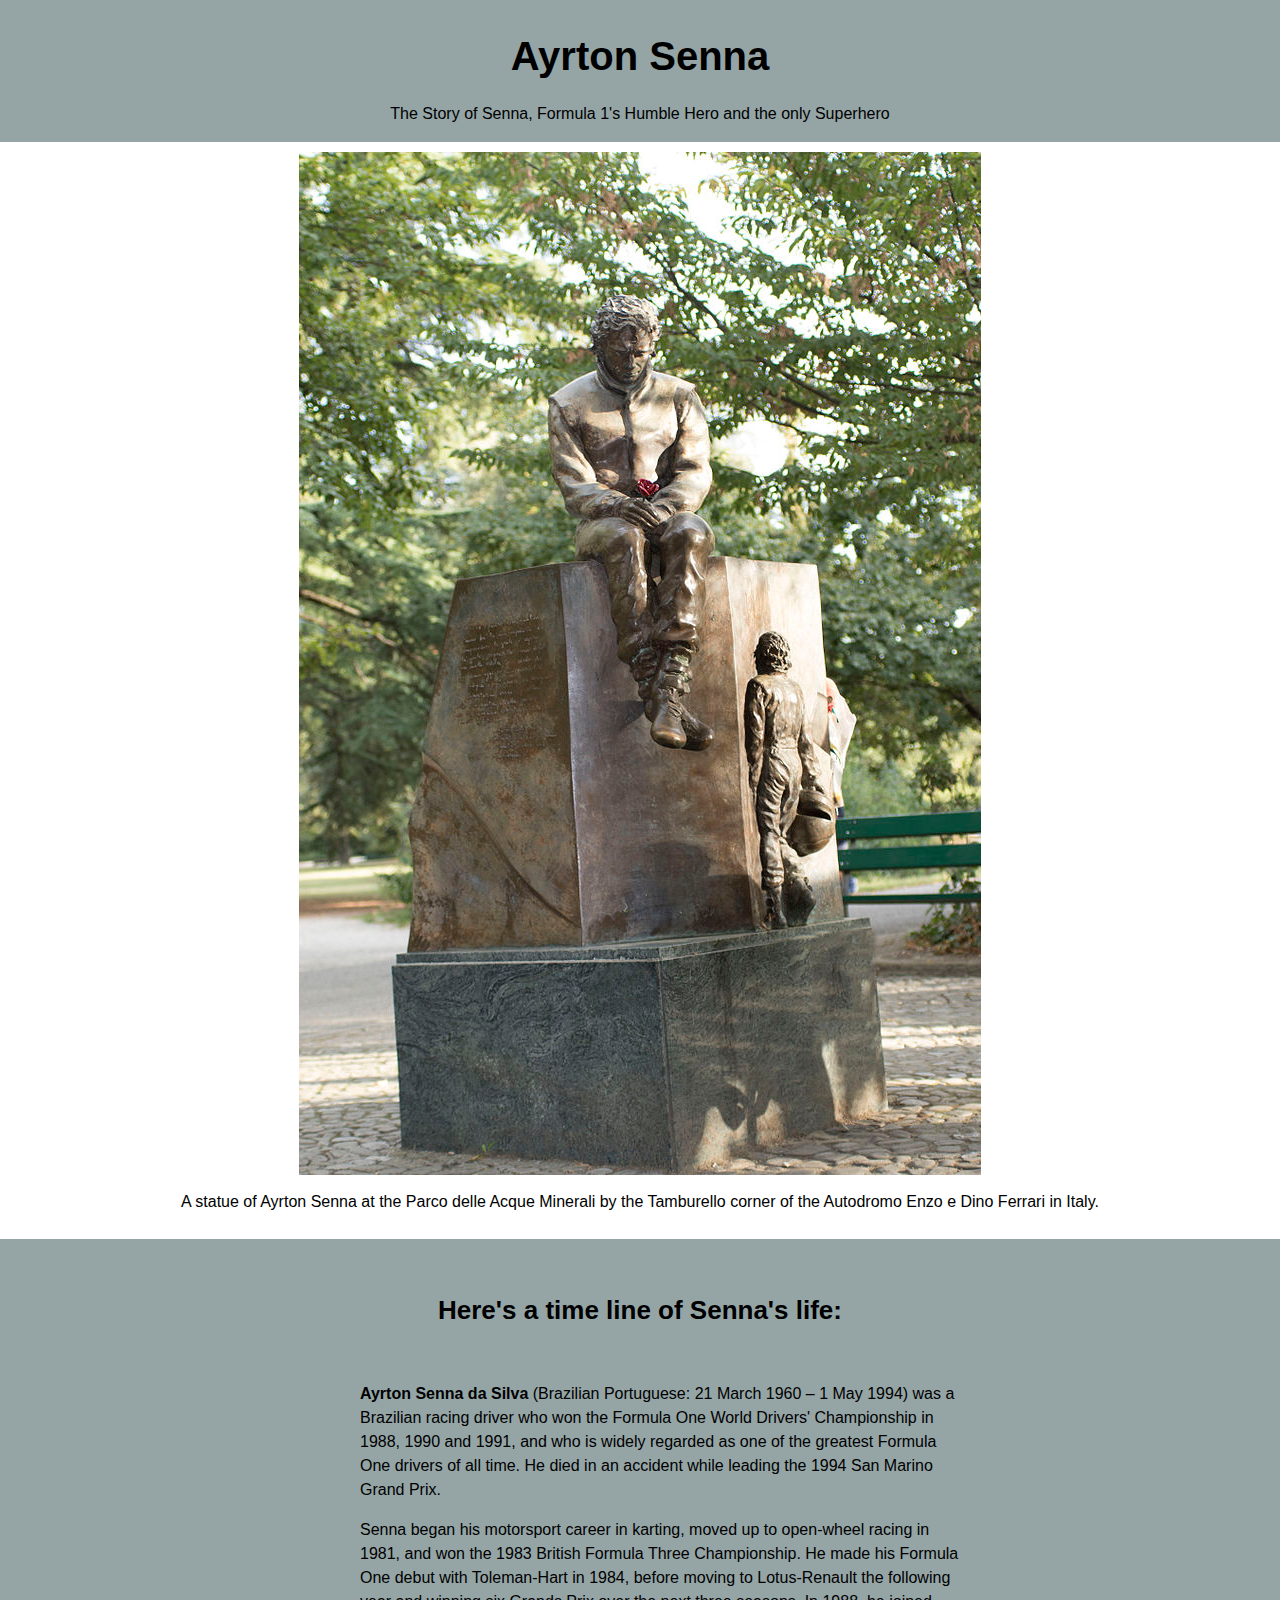
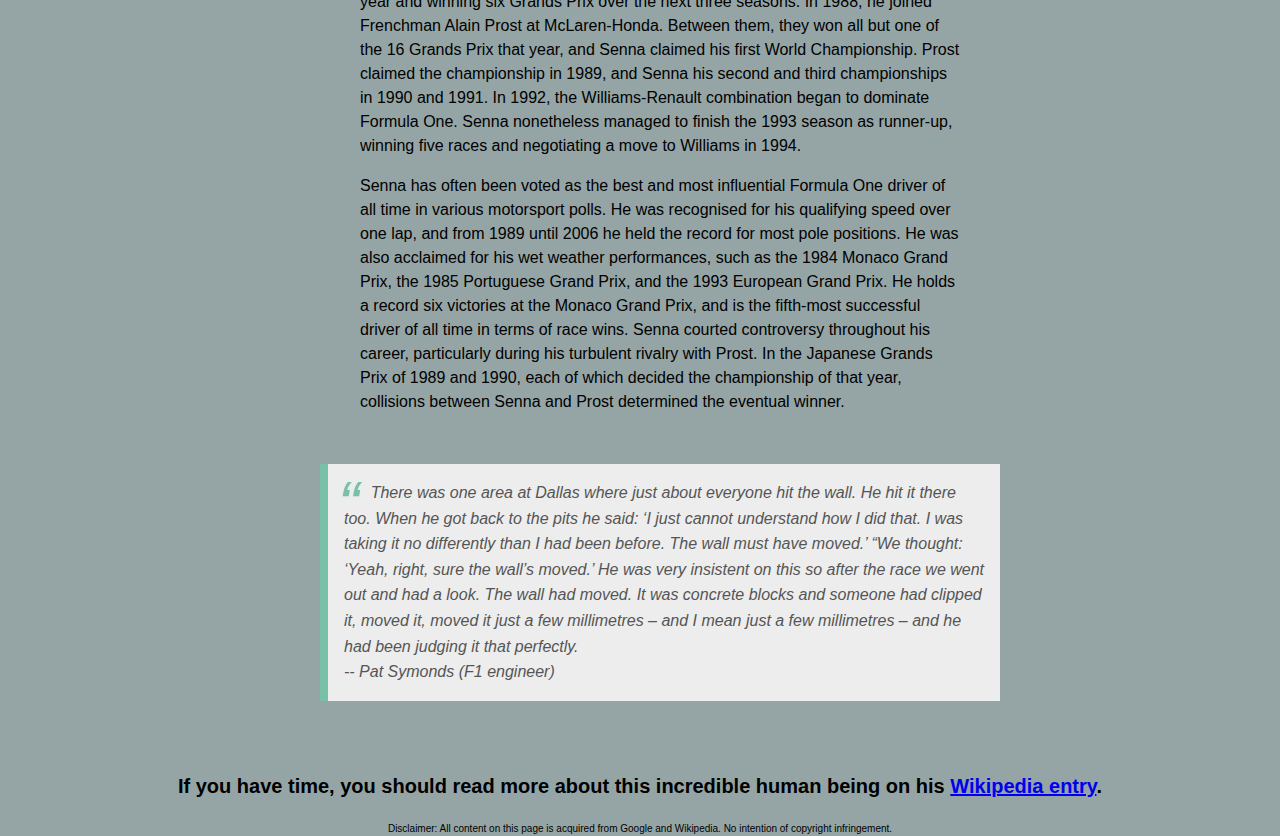
<file: tributePages/backup/AyrtonSenna/AyrtonSenna.html>
<!DOCTYPE html>
<html>
<head>
	<link rel="stylesheet" type="text/css" href="css/style_AyrtonSenna.css">
	<title>Tribute Page</title>
</head>
<body>
	<div id="main">

		<!-- title -->
		<div id="title">
			<h1>Ayrton Senna</h1>
			<p>The Story of Senna, Formula 1's Humble Hero and the only Superhero</p>
		</div>

		<!-- image container -->
		<div id="img-div">
			<img id="image" src="images/AyrtonSenna.jpg">
			<p id="img-caption">
				A statue of Ayrton Senna at the Parco delle Acque Minerali by the Tamburello corner of the Autodromo Enzo e Dino Ferrari in Italy.
			</p>
			
		</div>

		<!-- tribute info -->
		<div id="tribute-info">
			<p id="title">
				Here's a time line of Senna's life:
			</p>
			<ul id="description" style="list-style-type: none;">
						<li><strong>Ayrton Senna da Silva</strong>  (Brazilian Portuguese: 21 March 1960 – 1 May 1994) was a Brazilian racing driver who won the Formula One World Drivers' Championship in 1988, 1990 and 1991, and who is widely regarded as one of the greatest Formula One drivers of all time.  He died in an accident while leading the 1994 San Marino Grand Prix.</li>
						<li>Senna began his motorsport career in karting, moved up to open-wheel racing in 1981, and won the 1983 British Formula Three Championship. He made his Formula One debut with Toleman-Hart in 1984, before moving to Lotus-Renault the following year and winning six Grands Prix over the next three seasons. In 1988, he joined Frenchman Alain Prost at McLaren-Honda. Between them, they won all but one of the 16 Grands Prix that year, and Senna claimed his first World Championship. Prost claimed the championship in 1989, and Senna his second and third championships in 1990 and 1991. In 1992, the Williams-Renault combination began to dominate Formula One. Senna nonetheless managed to finish the 1993 season as runner-up, winning five races and negotiating a move to Williams in 1994.</li>
						<li>Senna has often been voted as the best and most influential Formula One driver of all time in various motorsport polls. He was recognised for his qualifying speed over one lap, and from 1989 until 2006 he held the record for most pole positions. He was also acclaimed for his wet weather performances, such as the 1984 Monaco Grand Prix, the 1985 Portuguese Grand Prix, and the 1993 European Grand Prix. He holds a record six victories at the Monaco Grand Prix, and is the fifth-most successful driver of all time in terms of race wins. Senna courted controversy throughout his career, particularly during his turbulent rivalry with Prost. In the Japanese Grands Prix of 1989 and 1990, each of which decided the championship of that year, collisions between Senna and Prost determined the eventual winner.</li>
			</ul>
			<blockquote id="closing-quote">
				&nbsp; &nbsp;&nbsp;&nbsp; There was one area at Dallas where just about everyone hit the wall. He hit it there too. When he got back to the pits he said: ‘I just cannot understand how I did that. I was taking it no differently than I had been before. The wall must have moved.’ “We thought: ‘Yeah, right, sure the wall’s moved.’ He was very insistent on this so after the race we went out and had a look. The wall had moved. It was concrete blocks and someone had clipped it, moved it, moved it just a few millimetres – and I mean just a few millimetres – and he had been judging it that perfectly.  
				<br> -- Pat Symonds (F1 engineer)
			</blockquote>			
		</div>
		<div id="reference">
			<p id="reference-text">If you have time, you should read more about this incredible human being on his <a href="https://en.wikipedia.org/wiki/Ayrton_Senna" target="_blank">Wikipedia entry</a>.</p>
		</div>
		<div id="disclaimer">
			<p>Disclaimer: All content on this page is acquired from Google and Wikipedia. No intention of copyright infringement.</p>
		</div>
	</div>

</body>
</html>
</file>
<file: documentationPages/style.css>
html, body{
    width: 100%;
    overflow-x: hidden;
}


body{
    font-family: 'Poppins', sans-serif;
    font-size: 16px;
    word-spacing: 1pt;
    background: #4cd137;
    display: flex;
    flex-direction: row;
}

body main{
    display: inline-block;
    width: 65vw;
    margin: 5pt 40pt 0 23vw;
    flex:1;
}

button{
    display: none;
}

body nav{
    display: flex;
    flex-direction: column;    
    width: 25vw;
    margin:15pt 2pt 0 15pt;
    position: fixed;
    height: 90%;
}

body header{
    font-size: 1.5rem;
    font-weight: 600;
    margin-top: 20pt;
}

body nav header{
    margin-bottom: 15pt;
}

code{
    display: block;
    padding: 1pt;
    font-style: italic;
    margin-top: 3pt;
    margin-bottom: 3pt;
    margin-left: 10pt;    
    margin-right: 40pt;
    padding: 10pt 0 10pt 10pt;
    background-color: rgb(76, 190, 55);
    color: black;
    font-weight: 600;
    text-align: left;

}

body p{
    text-align: justify;
}

main ul li{
    text-align:  justify;
    margin-right: 20pt;    
}

body nav a{
    display: flex;
    margin: 3pt 6pt 0 3pt;
    text-decoration: none;
    color: linen;
    flex: 1;
    border: 0px solid violet;        
}

body nav a span{
    border-bottom: 1px dotted mediumblue;
}

body nav a span{
    align-self: center;
}

@media only screen and (max-width: 900px) {
    
    body{
        flex-direction: column;
    }
    body nav {
      position: static;      
      width: 100vmin;
      margin-top: 0;
    }
    body main{
        width: 90vmin;
        margin-left: 2vw;
        margin-right: 4vw;
    }

    button{
        display: block;
        height: 40pt;
        width: 70pt;
        margin-left: 5vw;
        border:0;
        background-color: #34495e;
        color: white;
        font-size: 1.125em;
        border-radius: 1vw;
    }

    button:hover{
        background-color: #3498db;
    }
    
  }
</file>
<file: surveyForms/css/style.css>
@import url('https://fonts.googleapis.com/css?family=Poppins:200i,400&display=swap');

html{
	width: 100%;
	font-family: 'Poppins', sans-serif;
	color: white !important;
	/*height: 100%;*/
}


body {
  
  font-size: 1rem;
  font-weight: 400;
  line-height: 1.4;  
  color: white;
  margin: 0;
  background-image: linear-gradient(
      115deg,
      rgba(58, 58, 158, 0.8),
      rgba(136, 136, 206, 0.7)
    ),url('../images/survey-form-background.jpeg');
}

#container{
	height: auto;
	max-width: 720px;
	width: 100%;
	/*margin:5rem auto;*/
	/*padding: 5rem 18rem 0rem 18rem;*/
	margin: 3.125rem auto 0px auto;
	/*overflow: hidden;		*/
}

#title-container{
	display: block;
	text-align: center;
	color: white;
}

h1,p{
	    margin-top: 0;
	margin-bottom: 0.3rem;
	color: white;
}

h1{
	font-weight: 400;
	line-height: 1.2;
	margin:0;
	margin:0px 0px 8px;
}

#description{
	font-size: 1.125rem;
	font-style: italic;
	margin:0px 0px 8px;
	font-weight: 200;
	line-height: 1.2rem;
	text-shadow: 1px 1px 1px rgba(0, 0, 0, 0.4);
	margin-bottom: 2rem;

}

#survey-form{
	background-color:#2b2a47;
	height: 100%;
	padding: 2.5rem;
}

.form-group{
	margin-bottom: 0 !important;
	height: auto;
}

/*FOrm css*/
#survey-form{
	font-weight: 500;
	font-size: 1.125em;
}

#submit, #additionalComments{
	width: 100%;
	padding: 0;
}

#submit {
	background: #37af65;
	padding: 0.75em;
	border-radius: 2px;
	border:none;	
	color:white;
	font-weight: 400;
	font-size: 1em;
	cursor: pointer;
	margin-top: 25px;
}

form #name, #email, #number, #dropdown, #dropdown2{
	width: 100%;
	padding: 0.375rem 0.75rem;
	background-clip: padding-box;
	height: 2.375em;
	border: 1px solid #ced4da;
	border-radius: 0.75mm;
	margin: 0;
}

label{
	margin-bottom: 0.5rem;
	color: white;
}

.input-radio,
.input-checkbox {
  display: inline-block;
  margin-right: 0.625rem;
  min-height: 1.25rem;
  min-width: 1.25rem;
}

.input-textarea {
  min-height: 120px;
  width: 100%;
  padding: 0.625rem;
  resize: vertical;
}
</file>
<file: tributePages/css/style.css>
*{
	/*border: 0.1px solid black;*/
}

html,body{
	width: 100%;
}

body{
	font-family: 'Roboto slab', serif;
	margin:0;
	padding:0;
}

a{
	color: yellow;
}
h1 {
  font-size: 3em;
  color: white;
  margin:0;
	padding:0;
}

h2 {
  font-size: 2.5em;
  color: white;
  margin:0;
	padding:0;
}

#hero-content {
  position: absolute;
  margin-top: 450px;
  margin-left: 30px;
}

#hero-title2 {
  position: absolute;
  margin-top: 500px;
  margin-left: 30px;

}

#bg-ayrton{
	margin:0;
	padding:0;
	width: 100%;
	height: 100px;
	height: 650px;
	background-image: url('../images/b1.jpg');
	background-size: cover;
	background-size: cover;
	  background-position: fixed;
	  background-attachment: fixed;
	  background-repeat: no-repeat;
}

#bg-marcus{
	margin:0;
	padding:0;
	width: 100%;
	height: 100px;
	height: 650px;
	background-image: url('../images/b2.jpg');
	background-size: cover;
	background-size: cover;
	  background-position: fixed;
	  background-attachment: fixed;
	  background-repeat: no-repeat;
}

#bg-norman{
	margin:0;
	padding:0;
	width: 100%;
	height: 100px;
	height: 650px;
	background-image: url('../images/b3.jpg');
	background-size: cover;
	background-size: cover;
	  background-position: fixed;
	  background-attachment: fixed;
	  background-repeat: no-repeat;
}

#hero-conten{
	margin-top: 250px;
	margin-left: 250px;

}
</file>
<file: portfolioPages/style_projects.css>
:root{
    --grid-display:  none !important;
}

*{
    margin: 0;
    padding: 0;
    box-sizing: border-box;
}

html,body{
    width: 100%;
    font-size: 8px;
    color: white;
    font-family: 'Merriweather', serif;
}

body{
    background:  #3d3d3d;  
    flex-direction: column !important;
    
}

.wrapper{
    width: 90%;
    min-height: 95vh;
    height: 100%;    
    background-color: #535c68;
    box-shadow: 0 0 5px rgba(0, 0, 0, 0.5);
    
}
/***************** header ***************/
#header{
    margin-top: 2rem;
    width: fit-content;
    margin-right: auto;
    margin-left: auto;
    text-align: center;
    border: 2px solid white;
    padding: 0.5rem 5rem;
    border-radius: 5px;
    background-color: #130f40;
    margin-bottom: 2rem;
}
#header__text1{
    font-size: 4rem;
}

#header__text2{
    padding-top: 0.2rem;
    font-size: 1.75rem;
}
/***************** header ***************/

/***************** list--wrapper  ***************/
.list--wrapper{
    margin-top: 1rem;
    width: 90%;
    box-shadow: 0 0 5px rgba(0, 0, 0, 0.3);
    margin-left: auto;
    margin-right: auto;
    margin-bottom: 10rem;

}

.list--wrapper #section__header{
    background-color: #8baacc;
    width: 100%;
    font-size: 2.5rem;
    padding: 1rem 0 1rem 2rem;
    cursor: pointer;
    margin-bottom: 0.5rem;
    color: black;
    transition: all 0.3s linear

}

#symbol{
    float: right;
    padding-right: 2.5%;
}


.list--wrapper #section__header.active{
    background-color: #130f40;
    color: white;
}

.list--wrapper #section__header:hover{
    background-color: #7490ad;
}
.list--wrapper #section__header.active:hover{
    background-color: #130f40;
}

/***************** list--wrapper  ***************/

/*****************  tile--wrapper ***************/
.section .tile--wrapper{
    display: block;
    width: 99%;
    background-color: #535c68;   
    height: 0;
    overflow: hidden;
    transition: height 1s cubic-bezier(0.57, 0.24, 0.43, 0.98);
}

.tile--wrapper .tile{
    background-color: #3d3d3d;
    width: 100%;
    height: 55vh;
    margin-bottom: 2rem;
    border-bottom: 0px solid rgba(255, 255, 255, 0.1);
    padding: 0 0 0 1rem;
    box-shadow: 0 0 2px rgba(0, 0, 0, 0.5);

}



.tile--wrapper .tile #tile_text{
    width: 40%;
    height: 100%;
    outline: 0px solid black;
    
}

#tile_text a{
    text-decoration: none;
    color: inherit;
    text-align: center;
}

#tText_head{
    width: fit-content;
    font-size: 3.5rem;
    padding-bottom: 0.3rem;
    text-align: center;
    border-bottom: 2px solid white;
    cursor: pointer;
}

#tText_head:hover{
    color: #b7ddc1;
    border-color: #b7ddc1 ;
}
#tText_desc{
    font-size: 1.5rem;
    text-align: center;
    padding: 1rem 10%;
    line-height: 2rem;
    color: rgb(194, 193, 193);
}
.tile--wrapper .tile #tile_image{
    width: 60%;
    height: 100%;
    cursor: pointer;
}

.tile--wrapper .tile #tile_image img{
    width: 100%;
    height: 100%;
    border-radius:  0px;
}


.section .tile--wrapper.active{
    height: 110vh; 
    margin: 1rem auto;

}



/*****************  tile--wrapper ***************/

/*****************  footer ***************/
.footer{
    font-size: 2rem;
    height: 5vh;
    width: 90%;
    background-color: #202833;    
}

.footer .connect_tile{
    padding: 0 2.5rem;
}


.footer .connect_tile a{
    color: white;
    cursor: pointer;
    text-decoration: none;
}
/*****************  footer ***************/

/*****************  grid ***************/

.tile--wrapper.grid{
    height: 0;
}
.tile--wrapper.grid.active{
    height: 65vh  !important;
    display: flex !important;
    flex-direction: row !important;

}
.grid #leftArrow{
    position: absolute;
    left: 0;
    height: 100%;
    width: 4%;
    opacity: 0.3;
}
.grid #rightArrow{        
    position: absolute;
    right: 0;
    height: 100%;
    width: 4%;
    opacity: 0.2;

}
.grid .arrInnDiv{
    background-color: #535c68;
    width: 100%;
    height: 30%;
    border-radius: 0.2rem;
}

.grid #rightArrow:hover{
    opacity: 1 !important;
}
.grid #leftArrow:hover{
    opacity: 1 !important;
}
.grid .arrMainDiv:hover .arrInnDiv{
    background-color: #fff;
    background-color: black;
    cursor: pointer;
}


.grid .arrMainDiv{
    transition: all 0.3s cubic-bezier(0.49, 0.2, 0.65, 0.21);
}

.grid .arrInnDiv i{
    color: white;
}

.tile--wrapper .tile.grid{
    display: none;
}
.tile--wrapper .tile.grid.active{
    display: flex;
    position: relative;
}

.grid_disabled .arrMainDiv{
    display:var(--grid-display);
}


/*****************  grid ***************/

/*****************  tile Counter***************/
.tile{
    position: relative;
}

#tileCounter{
    width: 7%;
    height: 10%;
    background-color: white;
    position: absolute;
    right: 1%;
    top: 1%;
    border-radius: 5px;
    background-color: rgba(99, 110, 114, 0.3);
    opacity: 1;
}

#tileCounterText{
    color:white;
    font-weight: bold;
    font-size: 2rem;
    text-align: center;
}
/*****************  tile Counter***************/





/***************** Fading animation */
.fade {
    -webkit-animation-name: fade;
    -webkit-animation-duration: 2s;
    animation-name: fade;
    animation-duration: 2s;
    -webkit-animation-timing-function: cubic-bezier(0.175, 0.885, 0.32, 1.275);
    animation-timing-function: cubic-bezier(0.175, 0.885, 0.32, 1.275);
  }
  
  @-webkit-keyframes fade {
    0% {opacity: 0.25;}
    100% {opacity: 1;}
  }
  
  @keyframes fade {
    0% {opacity: 0.25;}
    100% {opacity: 1;}
  }

/************ toggle switch *****************/
.gridSelector{
    text-align: right;
    font-size: 2rem;
    margin-right: 5%;
    line-height: 2.2rem;
    cursor: pointer;
    margin-bottom: 1.5rem;
    color: white;
}

.gridSelector #border{
    background-color: #587592;
    border: 0px solid white;
    padding: 0.5rem;
    border-radius: 0.5rem;
}
/* The switch - the box around the slider */
.switch {
    position: relative;
    display: inline-block;
    width: 4rem;
    height: 2.1rem;
  }
  
  /* Hide default HTML checkbox */
  .switch input {
    opacity: 0;
    width: 0;
    height: 0;
  }
  
  /* The slider */
  .slider {
    position: absolute;
    cursor: pointer;
    top: 0;
    left: 0;
    right: 0;
    bottom: 0;
    background-color: #ccc;
    -webkit-transition: .4s;
    transition: .4s;
  }
  
  .slider:before {
    position: absolute;
    content: "";
    height: 1.8rem;
    width: 2.2rem;
    left: 2px;
    bottom: 1px;
    background-color: white;
    -webkit-transition: .4s;
    transition: .4s;
  }
  
  input:checked + .slider {
    background-color: #130f40;
  }
  
  
  input:focus + .slider {
    box-shadow: 0 0 1px #2196F3;
  }
  
  input:checked + .slider:before {
    -webkit-transform: translateX(26px);
    -ms-transform: translateX(26px);
    transform: translateX(1.25rem);
  }
  
  /* Rounded sliders */
  .slider.round {
    border-radius: 4rem;
  }
  
  .slider.round:before {
    border-radius: 60%;
  }
</file>
<file: portfolioPages/style_projects_media.css>
/***************** media queries ***************/
.flex-row{
    display: flex;
    flex-direction: row;
    justify-content: center;
    align-items: center;
}

.flex-col{
    display: flex;
    flex-direction: column;
    justify-content: center;
    align-items: center;
}


@media only screen and (max-width: 600px) {
    html{
      font-size: 5px;
    }
    body {
      background: #3d3d3d;
    }

    #header{
        width: 90%;
    }

    .wrapper{
        width: 100%;
        min-height: 95vh;
        padding-top: 2rem;
    }

    .list--wrapper{
        width: 98%;    
    }

    .tile--wrapper .tile{
        height: 35vh;
    }
    .list--wrapper #section__header{
        font-size: 3.75rem;
        padding: 1.5rem 0 1.5rem 2rem;
    }
    #tText_head{
        text-decoration: underline;
        border-bottom: none;
    }

    .section .tile--wrapper.active{
        height: 70vh; 
    }
    .footer{
        width: 100%;
        justify-content: space-evenly !important;
    }

    .footer .connect_tile{
        padding: none;
    }

    .tile--wrapper.grid.active{
        height: 40vh  !important;
        display: flex !important;
        flex-direction: row !important;
    }

    .grid .arrInnDiv i{
        font-size: 4rem !important;
    }
    .arrMainDiv{
        width: 7% !important;
        opacity: 0.7 !important;
    }
    .arrInnDiv{
        background-color: #000 !important;
    }
    .gridSelector{
        font-size: 3rem;
        margin-right: 1%;
        padding-left: 1rem;
        margin-top: 2.5rem !important;
        margin-bottom: 2rem !important;
        line-height: 3.2rem;

    }
    .switch {
        position: relative;
        display: inline-block;
        width: 5rem;
        height: 3rem;
      }

      .slider:before {
        position: absolute;
        content: "";
        height: 2.9rem;
        width: 2.65rem;
        left: 0px;
        bottom: 0px;
        background-color: white;
        -webkit-transition: .4s;
        transition: .4s;
      }
      input:checked + .slider:before {
        -webkit-transform: translateX(26px);
        -ms-transform: translateX(26px);
        transform: translateX(2.5rem);
      }
}
/***************** media queries ***************/
</file>
<file: tributePages/css/style_AyrtonSenna.css>
*{
	/*border: 0.1px solid black;*/
}

html{
	width: 100%;
}

#main{
	background: #feca57;
	margin:0;
}

body{
	font-family: -apple-system, BlinkMacSystemFont, "Segoe UI", "Roboto", "Helvetica Neue", Arial, sans-serif;
	line-height: 1.5;
	text-align: center;	
	margin:0;
	/*font-size: 20px;*/
}

h1{
	font-size: 40px;
	padding-top: 26px;
	font-weight: bold;
	margin: 0;
	/*margin-top:120px;*/
}

#title p{
	display: block;
    margin-block-start: 1em;
    margin-block-end: 1em;
    margin-inline-start: 0px;
    margin-inline-end: 0px;
}

#img-div{
	background-color: white;
	/*display: inline-block;*/
	/*padding: 10px;*/
	padding:10px 10px 10px 10px; 
	/*border-radius: 25px;*/
}

#image{
	max-width: 100%;
	display: block;
	height: auto;
	margin:0 auto;
}

#img-caption{
	padding: 15px 0px 15px 0px;
	margin:0;
}

#img-caption{
		
	font-size: 0.67em;
	margin-left: 20%;
	margin-right: 20%;
	display: block;
	max-height: 30px;	
}

/*for tribute info*/

#tribute-info{
	display: inline-block;
	width: 50%;
}

#tribute-info #title{
	font-size: 26px;
	font-weight: bold;
	padding: 1em;
}

#tribute-info ul{
	text-align: left;
	text-align: justify;
}

#tribute-info li{
	margin-top: 1em;
}


#closing-quote{
	padding: 1em;
	font-style: italic;
	text-align: left;	
	text-align: justify;
}

#reference-text{
	font-weight: bold;
	font-size: 20px;
	padding-top: 1em;
	padding-bottom: 1em;
	margin:0;
}

#disclaimer p{
	margin-block-start: 1em;
    margin-block-end: 1em;
    margin-inline-start: 0px;
    margin-inline-end: 0px;
    text-align: center;
    font-size: 10px;
    margin:0;
    padding: 0;
}

/*blockquote {
    background: #eee;
    border-radius: 5px;
}
*/
@import url(https://fonts.googleapis.com/css?family=Open+Sans:400italic);
blockquote{
  font-size: 1em;
  width:100%;
  margin:50px auto;
  font-style:italic;
  color: #555555;
  padding:1.2em 30px 1.2em 75px;
  border-left:8px solid #78C0A8 ;
  line-height:1.6;
  position: relative;
  background:#EDEDED;
}

blockquote::before{
  font-family:Arial;
  content: "\201C";
  color:#78C0A8;
  font-size:4em;
  position: absolute;
  left: 10px;
  top:-10px;
}

blockquote::after{
  content: '';
}

blockquote span{
  display:block;
  color:#333333;
  font-style: normal;
  font-weight: bold;
  margin-top:1em;
}
</file>
<file: tributePages/css/style_NormanBorlaug.css>
*{
	/*border: 0.1px solid black;*/
}

html{
	width: 100%;
}

#main{
	background: #95a5a6;
	margin:0;
}

body{
	font-family: -apple-system, BlinkMacSystemFont, "Segoe UI", "Roboto", "Helvetica Neue", Arial, sans-serif;
	line-height: 1.5;
	text-align: center;	
	margin:0;
}

h1{
	font-size: 40px;
	padding-top: 26px;
	font-weight: bold;
	margin: 0;
	/*margin-top:120px;*/
}

#title p{
	display: block;
    margin-block-start: 1em;
    margin-block-end: 1em;
    margin-inline-start: 0px;
    margin-inline-end: 0px;
}

#img-div{
	background-color: white;
	/*display: inline-block;*/
	/*padding: 10px;*/
	padding:10px 10px 10px 10px; 
	/*border-radius: 25px;*/
}

#image{
	max-width: 100%;
	display: block;
	height: auto;
	margin:0 auto;
}

#img-caption{
	padding: 15px 0px 15px 0px;
	margin:0;
}
#img-caption{
		
	font-size: 0.67em;
	margin-left: 20%;
	margin-right: 20%;
	display: block;
	max-height: 30px;	
}

/*for tribute info*/

#tribute-info{
	display: inline-block;
	width: 50%;
}

#tribute-info #title{
	font-size: 26px;
	font-weight: bold;
	padding: 1em;
}

#tribute-info ul{
	text-align: left;
}

#tribute-info li{
	margin-top: 1em;
}

#tribute-info li::first-letter{
	font-weight: bold;
}

#closing-quote{
	padding: 1em;
	font-style: italic;
	text-align: left;	
}

#reference-text{
	font-weight: bold;
	font-size: 20px;
	padding-top: 1em;
	padding-bottom: 1em;
	margin:0;
}

#disclaimer p{
	margin-block-start: 1em;
    margin-block-end: 1em;
    margin-inline-start: 0px;
    margin-inline-end: 0px;
    text-align: center;
    font-size: 10px;
    margin:0;
    padding: 0;
}

blockquote {
    background: #eee;
    border-radius: 5px;
}
</file>
<file: tributePages/css/style_MarcusAurelius.css>
*{
	/*border: 0.1px solid black;*/
}

html{
	width: 100%;
}

#main{
	background: #c8d6e5	;
	margin:0;
}

body{
	font-family: -apple-system, BlinkMacSystemFont, "Segoe UI", "Roboto", "Helvetica Neue", Arial, sans-serif;
	line-height: 1.5;
	text-align: center;	
	margin:0;
}

h1{
	font-size: 40px;
	padding-top: 26px;
	font-weight: bold;
	margin: 0;
	/*margin-top:120px;*/
}

#title p{
	display: block;
    margin-block-start: 1em;
    margin-block-end: 1em;
    margin-inline-start: 0px;
    margin-inline-end: 0px;
}

#img-div{
	background-color: white;
	/*display: inline-block;*/
	/*padding: 10px;*/
	padding:10px 10px 10px 10px; 
	/*border-radius: 25px;*/
}

#image{
	max-width: 100%;
	display: block;
	height: auto;
	margin:0 auto;
}

#img-caption{
	padding: 15px 0px 15px 0px;
	margin:0;
}

#img-caption{
		
	font-size: 0.67em;
	margin-left: 20%;
	margin-right: 20%;
	display: block;
	max-height: 30px;	
}

/*for tribute info*/

#tribute-info{
	display: inline-block;
	width: 50%;
}

#tribute-info #title{
	font-size: 26px;
	font-weight: bold;
	padding: 1em;
}

#tribute-info ul{
	text-align: left;
	text-align: justify;
}

#tribute-info li{
	margin-top: 1em;
}


#closing-quote{
	/*padding: 1em;*/
	font-style: italic;
	text-align: left;	
	margin-right: 0;
	margin-top: 2em;
}

#reference-text{
	font-weight: bold;
	font-size: 20px;
	padding-top: 1em;
	padding-bottom: 1em;
	margin:0;
}

#disclaimer p{
	margin-block-start: 1em;
    margin-block-end: 1em;
    margin-inline-start: 0px;
    margin-inline-end: 0px;
    text-align: center;
    font-size: 10px;
    margin:0;
    padding: 0;
}

blockquote {
  background: #f9f9f9;
  border-left: 10px solid green;
  padding: 0.5em 10px;
  quotes: "\201C""\201D""\2018""\2019";
}
blockquote:before {
  color: #ccc;
  content: open-quote;
  font-size: 4em;
  line-height: 0.1em;
  margin-right: 0.25em;	
  vertical-align: -0.4em;
}
blockquote p {
  display: inline;
}
</file>
<file: tributePages/backup/AyrtonSenna/css/style_AyrtonSenna.css>
*{
	/*border: 0.1px solid black;*/
}

html{
	width: 100%;
}

#main{
	background: #95a5a6;
	margin:0;
}

body{
	font-family: -apple-system, BlinkMacSystemFont, "Segoe UI", "Roboto", "Helvetica Neue", Arial, sans-serif;
	line-height: 1.5;
	text-align: center;	
	margin:0;
}

h1{
	font-size: 40px;
	padding-top: 26px;
	font-weight: bold;
	margin: 0;
	/*margin-top:120px;*/
}

#title p{
	display: block;
    margin-block-start: 1em;
    margin-block-end: 1em;
    margin-inline-start: 0px;
    margin-inline-end: 0px;
}

#img-div{
	background-color: white;
	/*display: inline-block;*/
	/*padding: 10px;*/
	padding:10px 10px 10px 10px; 
	/*border-radius: 25px;*/
}

#image{
	max-width: 100%;
	display: block;
	height: auto;
	margin:0 auto;
}

#img-caption{
	padding: 15px 0px 15px 0px;
	margin:0;
}


/*for tribute info*/

#tribute-info{
	display: inline-block;
	width: 50%;
}

#tribute-info #title{
	font-size: 26px;
	font-weight: bold;
	padding: 1em;
}

#tribute-info ul{
	text-align: left;
}

#tribute-info li{
	margin-top: 1em;
}


#closing-quote{
	padding: 1em;
	font-style: italic;
	text-align: left;	
}

#reference-text{
	font-weight: bold;
	font-size: 20px;
	padding-top: 1em;
	padding-bottom: 1em;
	margin:0;
}

#disclaimer p{
	margin-block-start: 1em;
    margin-block-end: 1em;
    margin-inline-start: 0px;
    margin-inline-end: 0px;
    text-align: center;
    font-size: 10px;
    margin:0;
    padding: 0;
}

/*blockquote {
    background: #eee;
    border-radius: 5px;
}
*/
@import url(https://fonts.googleapis.com/css?family=Open+Sans:400italic);
blockquote{
  font-size: 1em;
  width:100%;
  margin:50px auto;
  font-style:italic;
  color: #555555;
  padding:1.2em 30px 1.2em 75px;
  border-left:8px solid #78C0A8 ;
  line-height:1.6;
  position: relative;
  background:#EDEDED;
}

blockquote::before{
  font-family:Arial;
  content: "\201C";
  color:#78C0A8;
  font-size:4em;
  position: absolute;
  left: 10px;
  top:-10px;
}

blockquote::after{
  content: '';
}

blockquote span{
  display:block;
  color:#333333;
  font-style: normal;
  font-weight: bold;
  margin-top:1em;
}
</file>
